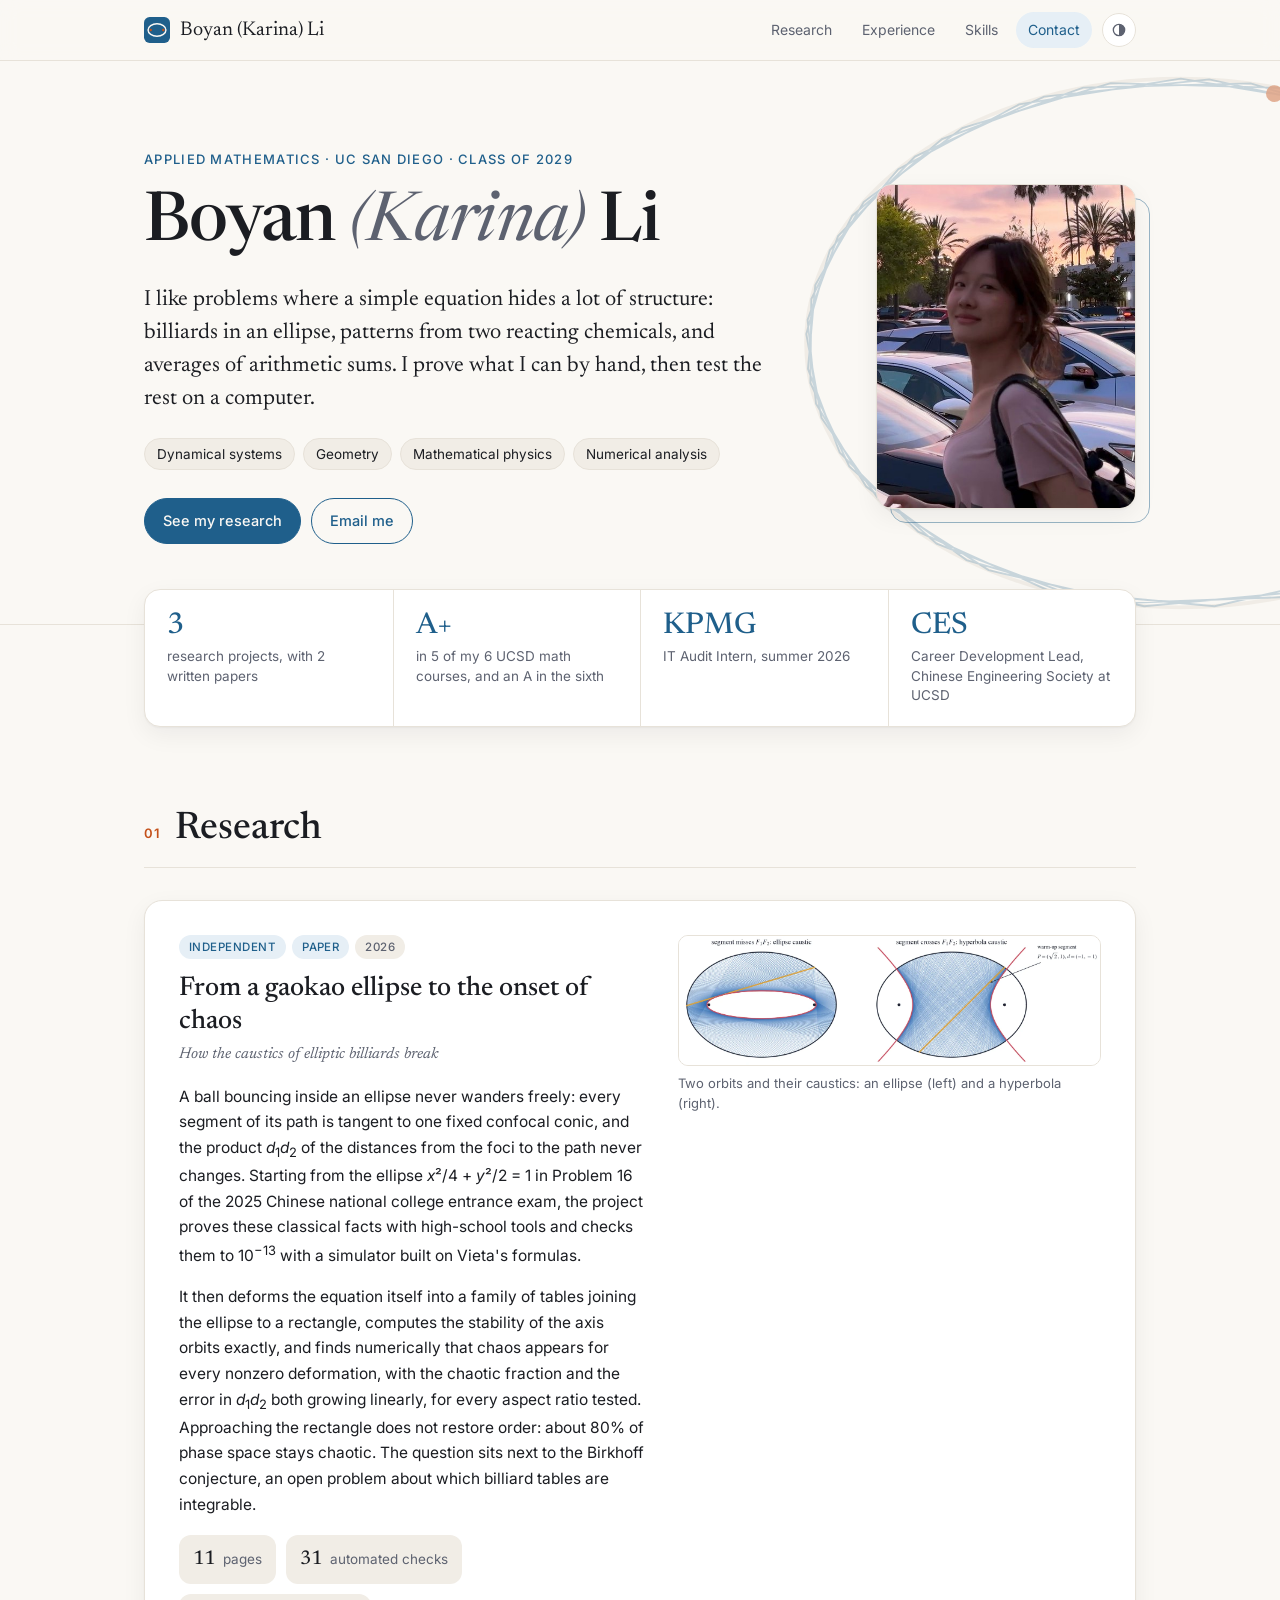
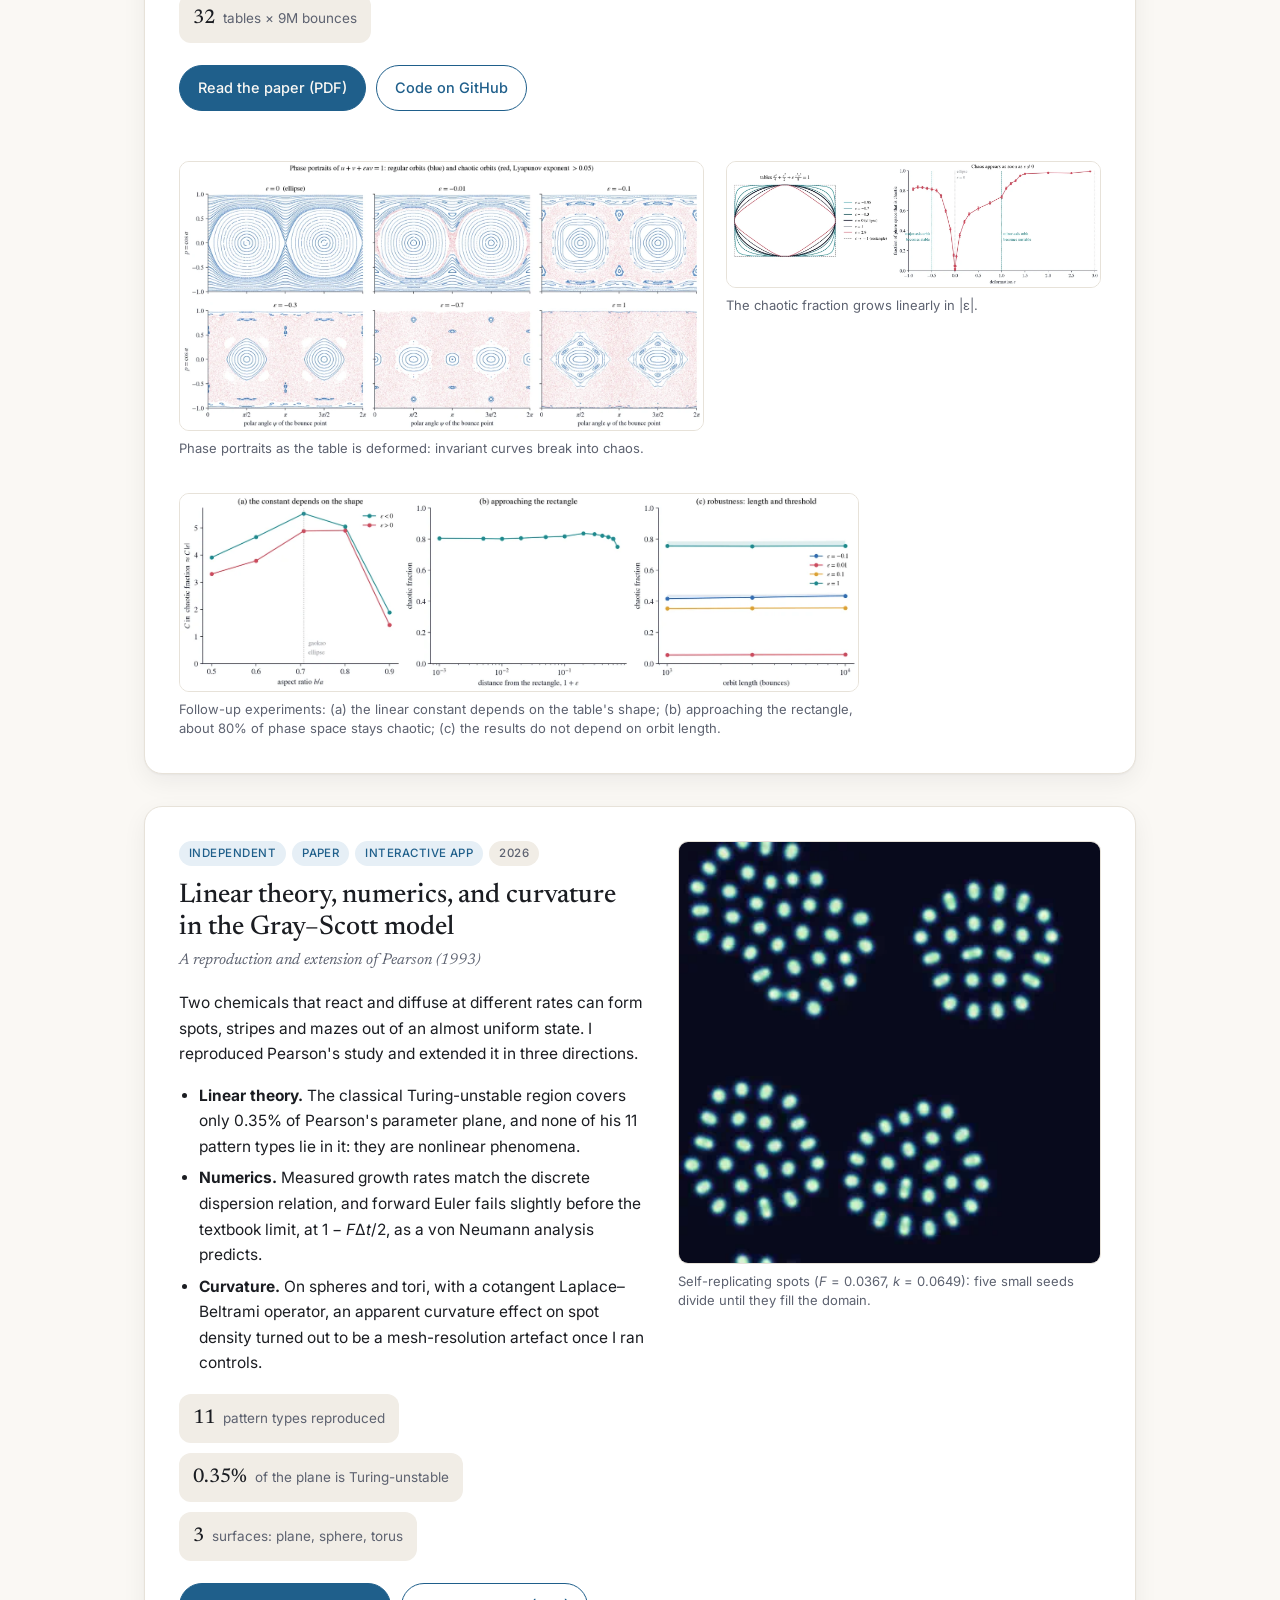
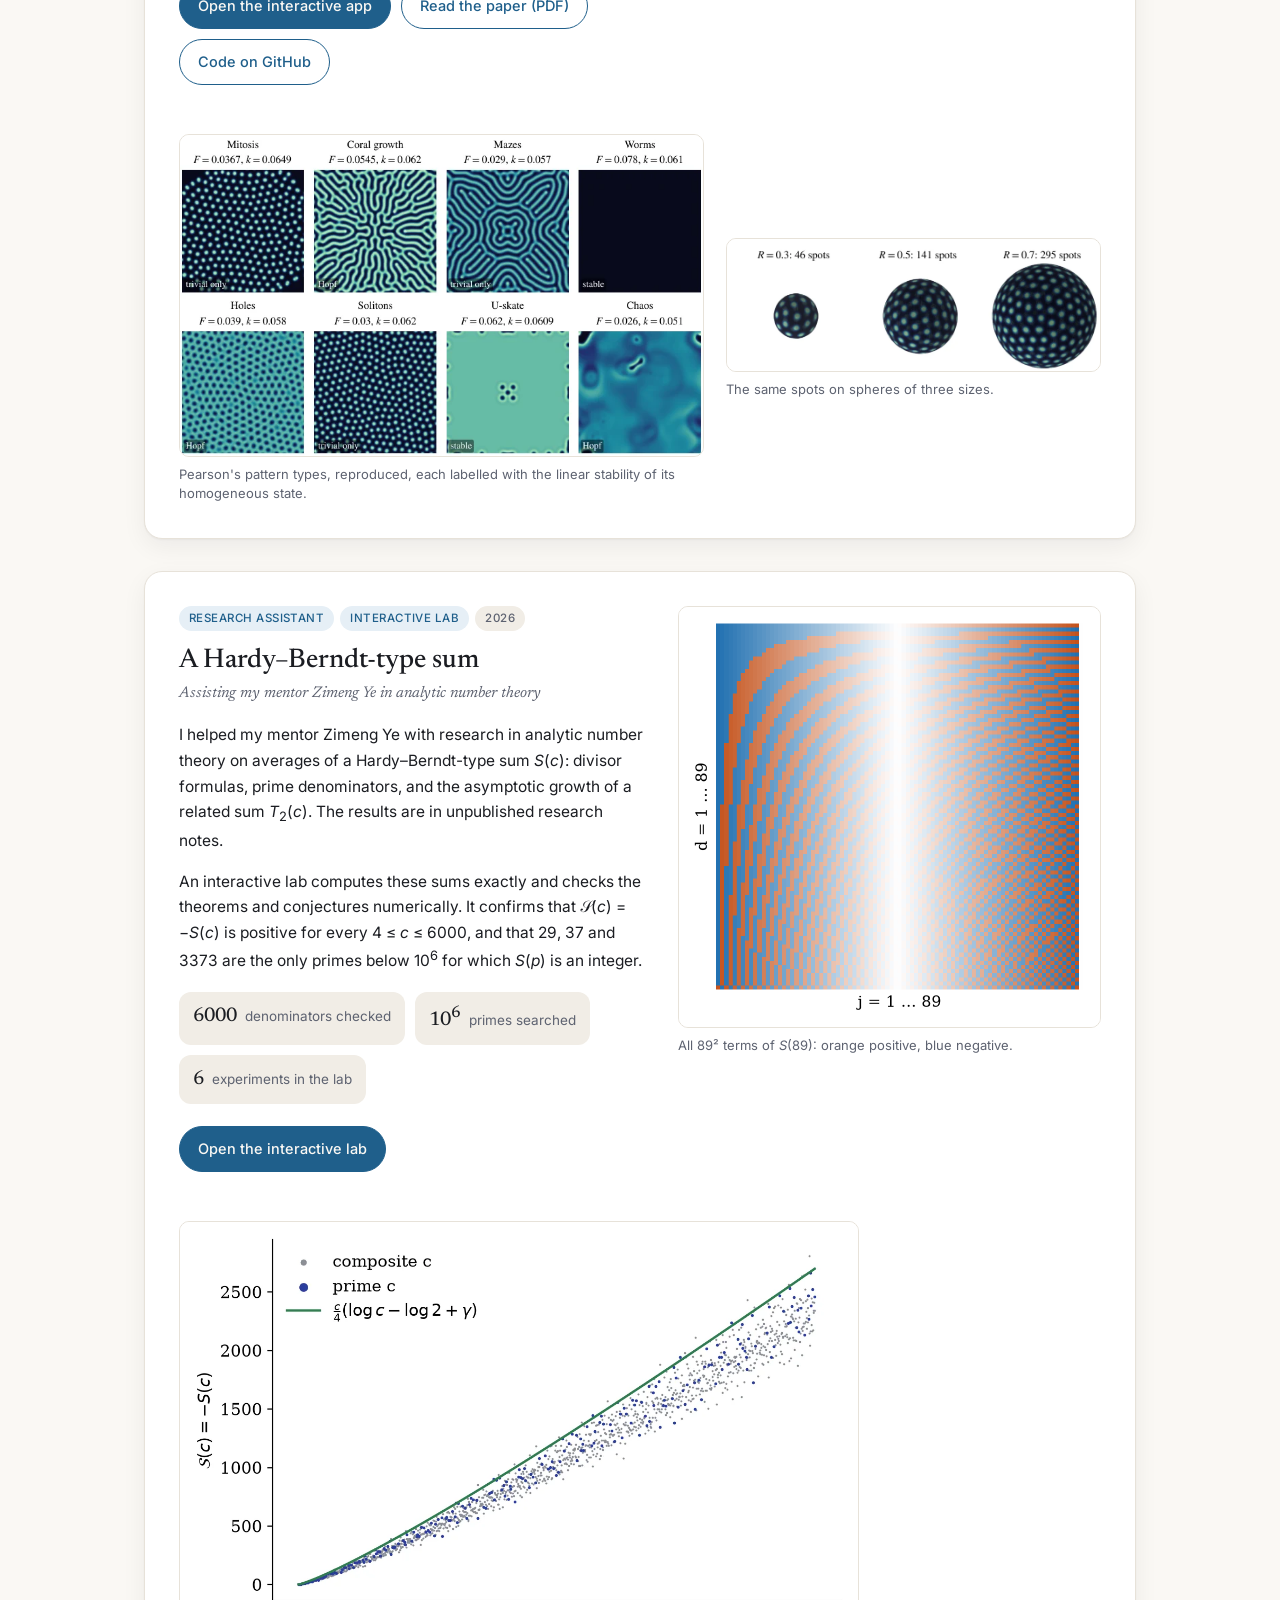
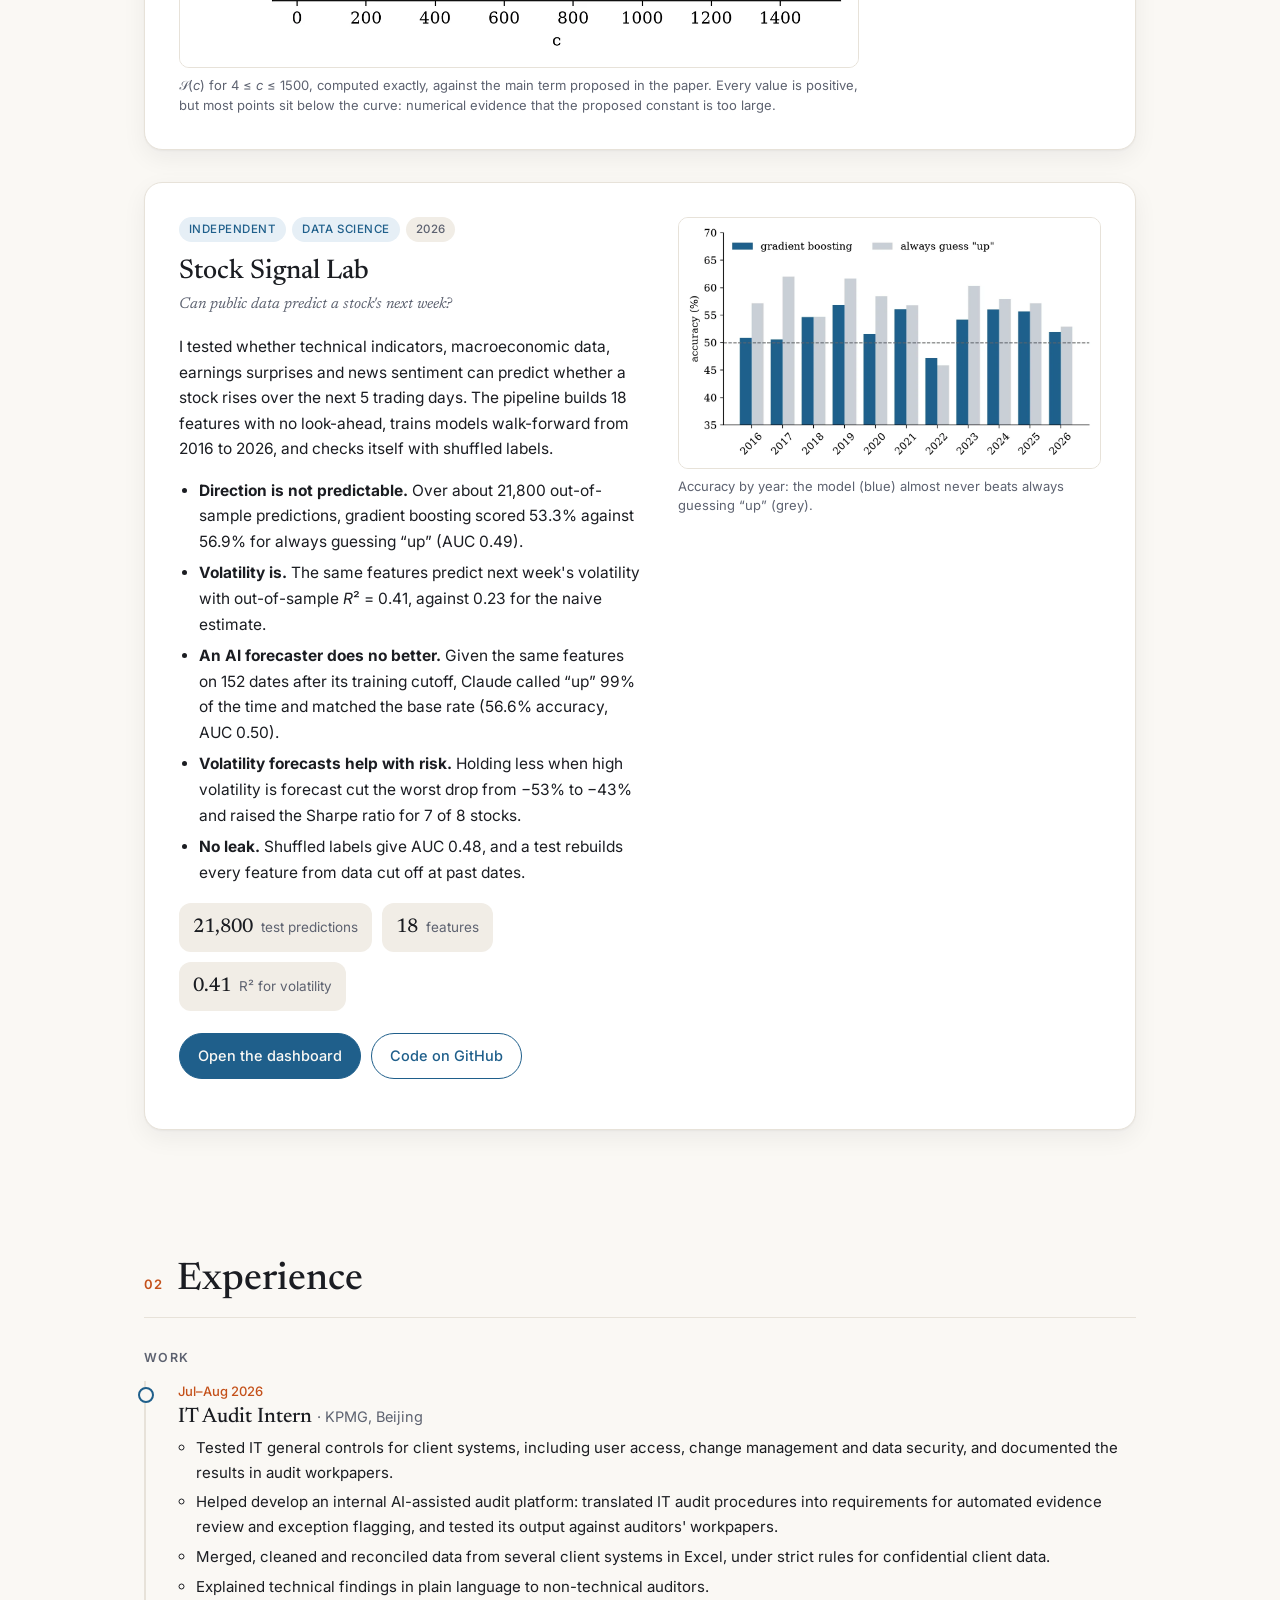
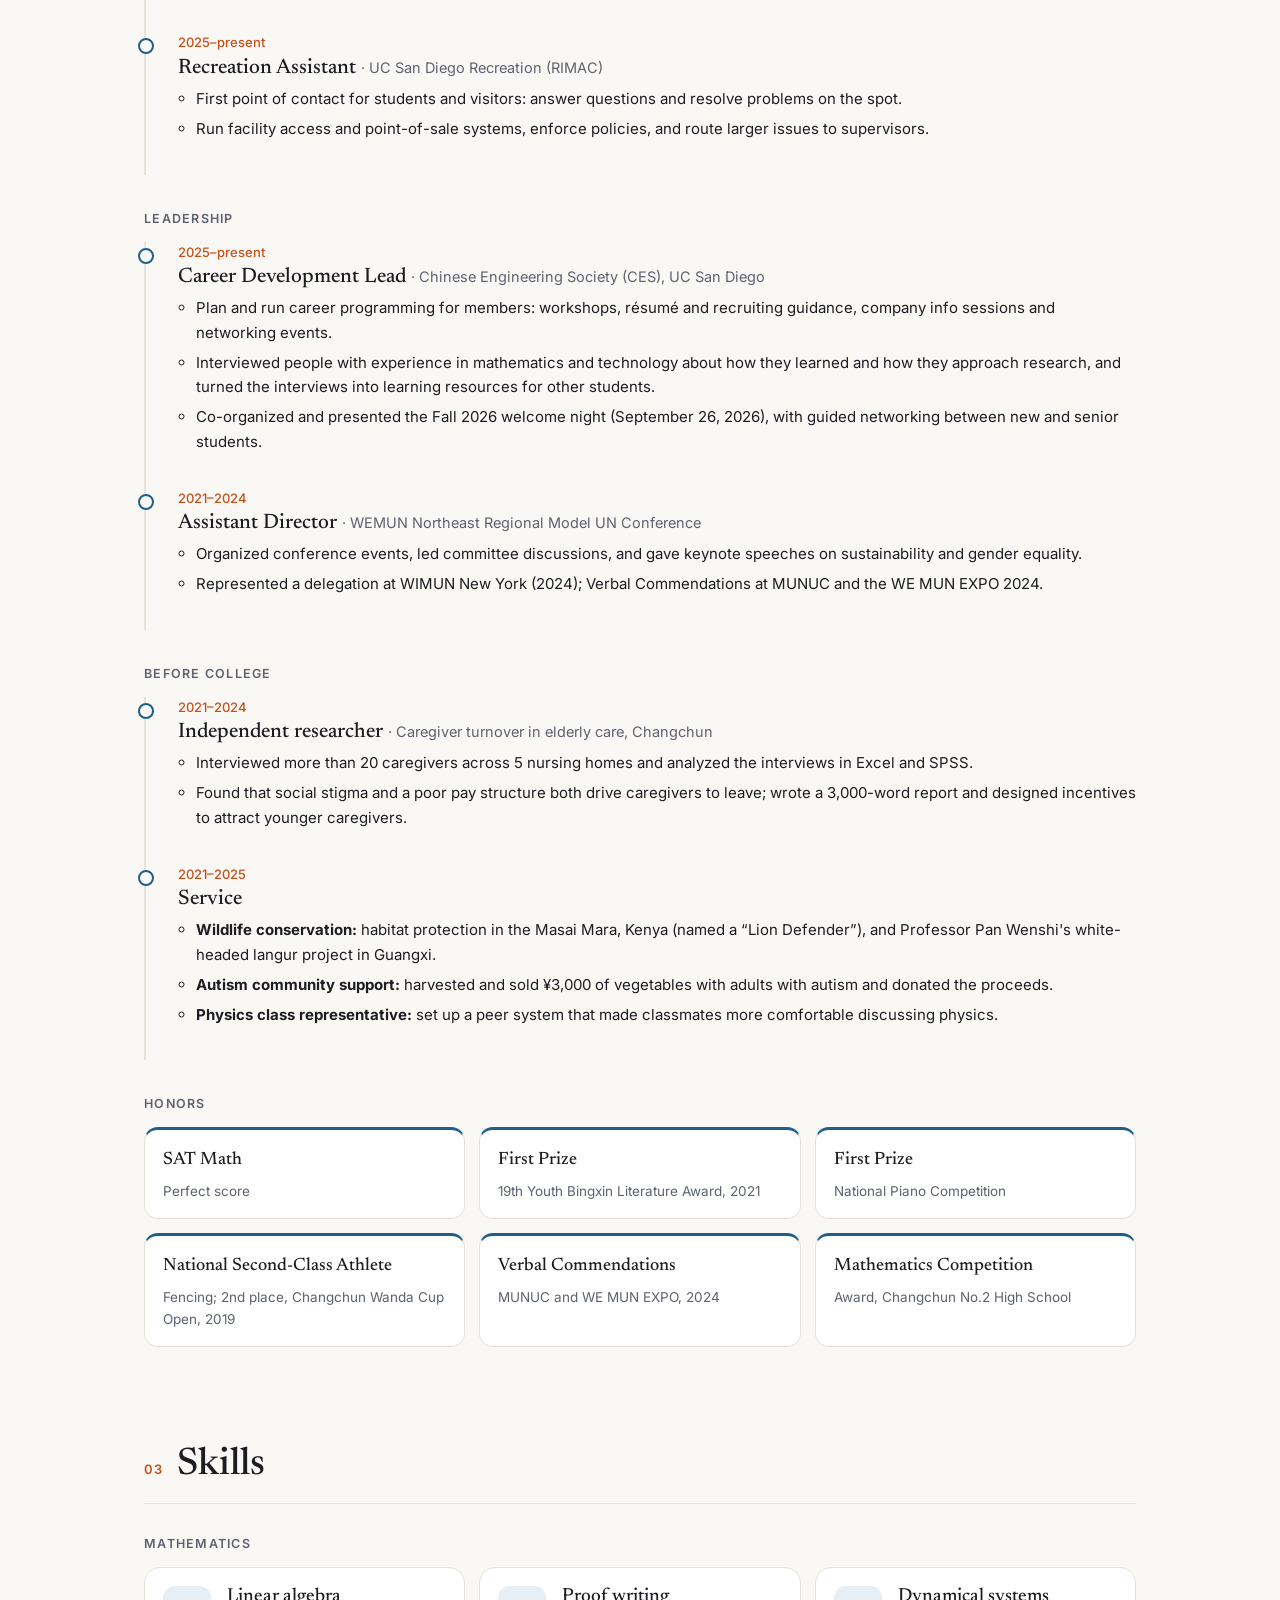
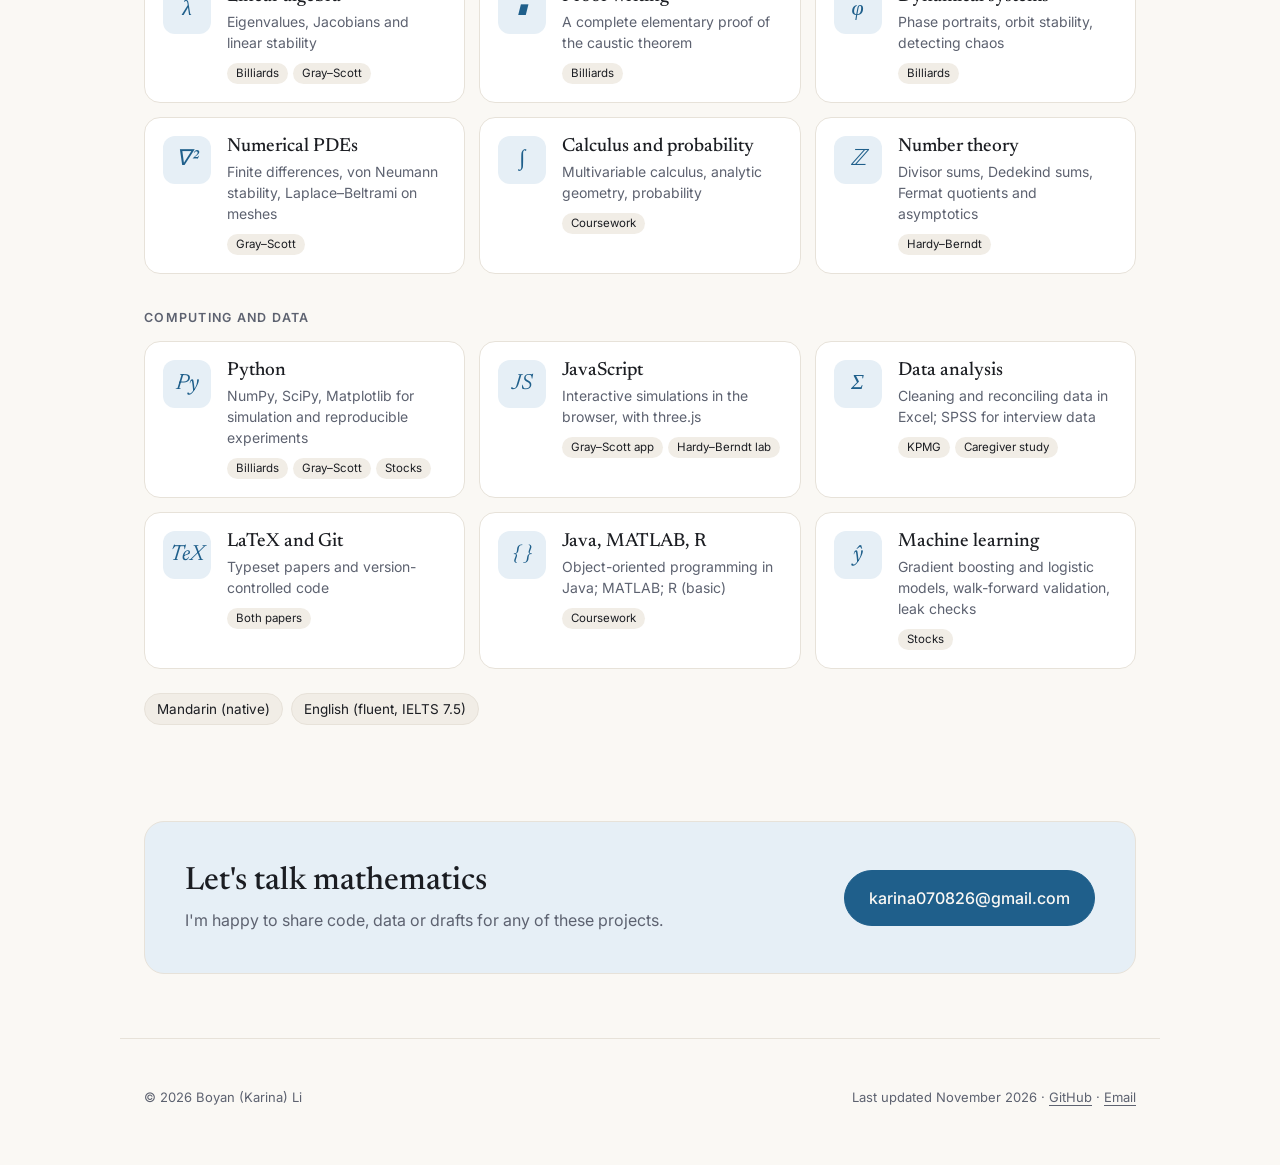
<file: index.html>
<!doctype html>
<html lang="en">
<head>
  <meta charset="utf-8">
  <meta name="viewport" content="width=device-width, initial-scale=1">
  <title>Boyan (Karina) Li</title>
  <meta name="description" content="Boyan (Karina) Li: applied mathematics student at UC San Diego. Research in dynamical systems, reaction–diffusion and number theory.">
  <meta property="og:title" content="Boyan (Karina) Li · Applied Mathematics, UC San Diego">
  <meta property="og:description" content="Research in elliptic billiards, Gray–Scott patterns and Hardy–Berndt sums, with papers and interactive tools.">
  <meta property="og:image" content="https://karinayiy.github.io/assets/img/og-card.jpg">
  <meta property="og:url" content="https://karinayiy.github.io/">
  <meta name="twitter:card" content="summary_large_image">
  <link rel="icon" href="data:image/svg+xml,%3Csvg xmlns='http://www.w3.org/2000/svg' viewBox='0 0 64 64'%3E%3Crect width='64' height='64' rx='14' fill='%231f5f8b'/%3E%3Cellipse cx='32' cy='32' rx='22' ry='15.5' fill='none' stroke='white' stroke-width='3.5'/%3E%3Ccircle cx='16.5' cy='32' r='3' fill='%23f0a070'/%3E%3Ccircle cx='47.5' cy='32' r='3' fill='%23f0a070'/%3E%3C/svg%3E">
  <link rel="preconnect" href="https://fonts.googleapis.com">
  <link rel="preconnect" href="https://fonts.gstatic.com" crossorigin>
  <link href="https://fonts.googleapis.com/css2?family=Inter:wght@400;500;600&family=Newsreader:ital,opsz,wght@0,6..72,400;0,6..72,500;0,6..72,600;1,6..72,400&display=swap" rel="stylesheet">
  <link rel="stylesheet" href="assets/site.css?v=202611171340">
  <script>try{var t=localStorage.getItem('theme');if(t==='dark'||t==='light')document.documentElement.setAttribute('data-theme',t);}catch(e){}</script>
  <script type="application/ld+json">{"@context":"https://schema.org","@type":"Person","name":"Boyan Li","alternateName":"Karina Li","url":"https://karinayiy.github.io/","affiliation":{"@type":"CollegeOrUniversity","name":"University of California, San Diego"},"knowsAbout":["Dynamical systems","Geometry","Mathematical physics","Numerical analysis"]}</script>
</head>
<body>
  <a class="skip" href="#research">Skip to research</a>
  <header class="top">
    <nav class="wrap nav" aria-label="Sections">
      <a class="brand" href="#top" aria-label="Boyan (Karina) Li, back to top"><svg class="brand-mark" viewBox="0 0 64 64" aria-hidden="true"><rect width="64" height="64" rx="14"/><ellipse cx="32" cy="32" rx="22" ry="15.5"/><circle cx="16.5" cy="32" r="3"/><circle cx="47.5" cy="32" r="3"/></svg><span>Boyan (Karina) Li</span></a>
      <div class="links">
        <a href="#research">Research</a>
        <a href="#experience">Experience</a>
        <a href="#skills">Skills</a>
        <a href="#contact">Contact</a>
        <button class="theme-btn" type="button" aria-label="Switch between light and dark mode" title="Light / dark">
          <svg viewBox="0 0 24 24" aria-hidden="true"><circle cx="12" cy="12" r="8.5" fill="none" stroke="currentColor" stroke-width="2"/><path d="M12 3.5a8.5 8.5 0 0 1 0 17z" fill="currentColor"/></svg>
        </button>
      </div>
    </nav>
  </header>

  <main id="top">
    <section class="hero">
      <svg class="hero-art" viewBox="-230 -170 460 340" aria-hidden="true">
        <ellipse cx="0" cy="0" rx="200" ry="141.4" />
        <path id="orbit" pathLength="1" d="M191.1,-41.8 L159.1,-85.7 L99.5,-122.7 L15.6,-141.0 L-72.7,-131.8 L-141.8,-99.7 L-182.9,-57.2 L-199.2,-12.4 L-194.7,32.5 L-167.9,76.8 L-114.2,116.1 L-34.3,139.3 L55.2,135.9 L129.7,107.6 L176.6,66.4 L197.6,21.7 L197.3,-23.1 L175.6,-67.8 L127.8,-108.8 L52.5,-136.5 L-37.1,-139.0 L-116.4,-115.0 L-169.2,-75.4 L-195.1,-31.0 L-199.0,13.8 L-182.0,58.6 L-140.1,100.9 L-70.1,132.5 L18.5,140.8 L101.8,121.7 L160.6,84.3 L191.7,40.4 L199.9,-4.5 L187.4,-49.3 L151.1,-92.6 L86.7,-127.4 L0.4,-141.4 L-86.1,-127.6 L-150.7,-93.0 L-187.3,-49.7 L-199.9,-4.8 L-191.8,40.0 L-160.9,84.0 L-102.4,121.5 L-19.2,140.8 L69.4,132.6 L139.6,101.3 L181.8,58.9 L199.0,14.2 L195.2,-30.7 L169.5,-75.1 L116.9,-114.7 L37.8,-138.9 L-51.8,-136.6 L-127.3,-109.1 L-175.3,-68.1 L-197.2,-23.5 L-197.7,21.4 L-176.9,66.0 L-130.2,107.3 L-55.9,135.8" />
        <circle cx="-141.4" cy="0" r="3" /><circle cx="141.4" cy="0" r="3" />
        <circle class="ball" r="4.5"><animateMotion dur="60s" repeatCount="indefinite"><mpath href="#orbit" /></animateMotion></circle>
      </svg>
      <div class="wrap hero-inner">
        <div class="hero-text">
          <p class="eyebrow">Applied Mathematics · UC San Diego · Class of 2029</p>
          <h1>Boyan <span class="nick">(Karina)</span> Li</h1>
          <p class="lede">I like problems where a simple equation hides a lot of structure: billiards in an ellipse,
            patterns from two reacting chemicals, and averages of arithmetic sums. I prove what I can by hand,
            then test the rest on a computer.</p>
          <ul class="chips" aria-label="Interests">
            <li>Dynamical systems</li><li>Geometry</li><li>Mathematical physics</li><li>Numerical analysis</li>
          </ul>
          <p class="hero-actions">
            <a class="btn" href="#research">See my research</a>
            <a class="btn ghost" href="mailto:karina070826@gmail.com">Email me</a>
          </p>
        </div>
        <figure class="portrait">
          <img src="assets/img/headshot.jpg" alt="Boyan (Karina) Li" width="480" height="600">
        </figure>
      </div>
    </section>

    <section class="wrap glance" aria-label="Highlights">
      <div><b>3</b><span>research projects, with 2 written papers</span></div>
      <div><b>A+</b><span>in 5 of my 6 UCSD math courses, and an A in the sixth</span></div>
      <div><b>KPMG</b><span>IT Audit Intern, summer 2026</span></div>
      <div><b>CES</b><span>Career Development Lead, Chinese Engineering Society at UCSD</span></div>
    </section>

    <section id="research" class="wrap block">
      <header class="sec-head"><span class="sec-num">01</span><h2>Research</h2></header>

      <article class="project reveal">
        <div class="project-text">
          <p class="tags"><span>Independent</span><span>Paper</span><span>2026</span></p>
          <h3>From a gaokao ellipse to the onset of chaos</h3>
          <p class="subtitle">How the caustics of elliptic billiards break</p>
          <p>A ball bouncing inside an ellipse never wanders freely: every segment of its path is tangent
            to one fixed confocal conic, and the product <i>d</i><sub>1</sub><i>d</i><sub>2</sub> of the
            distances from the foci to the path never changes. Starting from the ellipse
            <i>x</i>²/4 + <i>y</i>²/2 = 1 in Problem 16 of the 2025 Chinese national college entrance exam,
            the project proves these classical facts with high-school tools and checks them to 10<sup>−13</sup>
            with a simulator built on Vieta's formulas.</p>
          <p>It then deforms the equation itself into a family of tables joining the ellipse to a rectangle,
            computes the stability of the axis orbits exactly, and finds numerically that chaos appears for
            every nonzero deformation, with the chaotic fraction and the error in
            <i>d</i><sub>1</sub><i>d</i><sub>2</sub> both growing linearly, for every aspect ratio tested.
            Approaching the rectangle does not restore order: about 80% of phase space stays chaotic. The
            question sits next to the Birkhoff conjecture, an open problem about which billiard tables are integrable.</p>
          <ul class="stats">
            <li><b>11</b> pages</li><li><b>31</b> automated checks</li><li><b>32</b> tables × 9M bounces</li>
          </ul>
          <p class="actions">
            <a class="btn" href="assets/papers/elliptic-billiards.pdf">Read the paper (PDF)</a>
            <a class="btn ghost" href="https://github.com/Karinayiy/elliptic-billiard">Code on GitHub</a>
          </p>
        </div>
        <figure class="project-fig">
          <img src="assets/img/caustics.webp" alt="Two billiard orbits inside an ellipse, each tangent to a confocal caustic" loading="lazy">
          <figcaption>Two orbits and their caustics: an ellipse (left) and a hyperbola (right).</figcaption>
        </figure>
        <div class="gallery">
          <figure><img src="assets/img/deformed_phase.webp" alt="Phase portraits of deformed tables showing regular curves and chaotic regions" loading="lazy">
            <figcaption>Phase portraits as the table is deformed: invariant curves break into chaos.</figcaption></figure>
          <figure><img src="assets/img/chaos_fraction.webp" alt="Chaotic fraction against the deformation parameter" loading="lazy">
            <figcaption>The chaotic fraction grows linearly in |ε|.</figcaption></figure>
        </div>
        <figure class="wide-fig">
          <img src="assets/img/extensions.webp" alt="Three panels: the growth constant depends on the shape; chaos stays near 80% approaching the rectangle; results are robust to orbit length" loading="lazy">
          <figcaption>Follow-up experiments: (a) the linear constant depends on the table's shape; (b) approaching the rectangle, about 80% of phase space stays chaotic; (c) the results do not depend on orbit length.</figcaption>
        </figure>
      </article>

      <article class="project reveal">
        <div class="project-text">
          <p class="tags"><span>Independent</span><span>Paper</span><span>Interactive app</span><span>2026</span></p>
          <h3>Linear theory, numerics, and curvature in the Gray–Scott model</h3>
          <p class="subtitle">A reproduction and extension of Pearson (1993)</p>
          <p>Two chemicals that react and diffuse at different rates can form spots, stripes and mazes out of
            an almost uniform state. I reproduced Pearson's study and extended it in three directions.</p>
          <ul>
            <li><b>Linear theory.</b> The classical Turing-unstable region covers only 0.35% of Pearson's
              parameter plane, and none of his 11 pattern types lie in it: they are nonlinear phenomena.</li>
            <li><b>Numerics.</b> Measured growth rates match the discrete dispersion relation, and forward Euler
              fails slightly before the textbook limit, at 1 − <i>F</i>Δ<i>t</i>/2, as a von Neumann analysis predicts.</li>
            <li><b>Curvature.</b> On spheres and tori, with a cotangent Laplace–Beltrami operator, an apparent
              curvature effect on spot density turned out to be a mesh-resolution artefact once I ran controls.</li>
          </ul>
          <ul class="stats">
            <li><b>11</b> pattern types reproduced</li><li><b>0.35%</b> of the plane is Turing-unstable</li><li><b>3</b> surfaces: plane, sphere, torus</li>
          </ul>
          <p class="actions">
            <a class="btn" href="gray-scott/">Open the interactive app</a>
            <a class="btn ghost" href="assets/papers/gray-scott.pdf">Read the paper (PDF)</a>
            <a class="btn ghost" href="https://github.com/Karinayiy/gray-scott-explorer">Code on GitHub</a>
          </p>
        </div>
        <figure class="project-fig">
          <img src="assets/img/gs-mitosis.webp" alt="Animation: a few seeded spots divide again and again until they fill the square" loading="lazy">
          <figcaption>Self-replicating spots (<i>F</i> = 0.0367, <i>k</i> = 0.0649): five small seeds divide until they fill the domain.</figcaption>
        </figure>
        <div class="gallery center">
          <figure><img src="assets/img/gs-gallery.webp" alt="Eight Gray–Scott patterns: spots, coral, mazes, holes, solitons and chaos" loading="lazy">
            <figcaption>Pearson's pattern types, reproduced, each labelled with the linear stability of its homogeneous state.</figcaption></figure>
          <figure><img src="assets/img/gs-spheres.webp" alt="Spot patterns on three spheres of radius 0.3, 0.5 and 0.7, with 46, 141 and 295 spots" loading="lazy">
            <figcaption>The same spots on spheres of three sizes.</figcaption></figure>
        </div>
      </article>

      <article class="project reveal">
        <div class="project-text">
          <p class="tags"><span>Research assistant</span><span>Interactive lab</span><span>2026</span></p>
          <h3>A Hardy–Berndt-type sum</h3>
          <p class="subtitle">Assisting my mentor Zimeng Ye in analytic number theory</p>
          <p>I helped my mentor Zimeng Ye with research in analytic number theory on averages of a Hardy–Berndt-type sum
            <i>S</i>(<i>c</i>): divisor formulas, prime denominators, and the asymptotic growth of a related sum
            <i>T</i><sub>2</sub>(<i>c</i>). The results are in unpublished research notes.</p>
          <p>An interactive lab computes these sums exactly and checks the theorems and conjectures numerically.
            It confirms that 𝒮(<i>c</i>) = −<i>S</i>(<i>c</i>) is positive for every 4 ≤ <i>c</i> ≤ 6000,
            and that 29, 37 and 3373 are the only primes below 10<sup>6</sup> for which <i>S</i>(<i>p</i>) is an integer.</p>
          <ul class="stats">
            <li><b>6000</b> denominators checked</li><li><b>10<sup>6</sup></b> primes searched</li><li><b>6</b> experiments in the lab</li>
          </ul>
          <p class="actions">
            <a class="btn" href="hardy-berndt/">Open the interactive lab</a>
          </p>
        </div>
        <figure class="project-fig">
          <img src="assets/img/hb-signs.png" alt="Square grid of orange and blue cells forming curved bands: the signed summands of S(89)" loading="lazy">
          <figcaption>All 89² terms of <i>S</i>(89): orange positive, blue negative.</figcaption>
        </figure>
        <figure class="wide-fig">
          <img src="assets/img/hb-growth.webp" alt="Scatter plot of S(c) for c up to 1500, rising like c log c and lying mostly below the proposed main term" loading="lazy">
          <figcaption>𝒮(<i>c</i>) for 4 ≤ <i>c</i> ≤ 1500, computed exactly, against the main term proposed in the paper. Every value is positive, but most points sit below the curve: numerical evidence that the proposed constant is too large.</figcaption>
        </figure>
      </article>

      <article class="project reveal">
        <div class="project-text">
          <p class="tags"><span>Independent</span><span>Data science</span><span>2026</span></p>
          <h3>Stock Signal Lab</h3>
          <p class="subtitle">Can public data predict a stock's next week?</p>
          <p>I tested whether technical indicators, macroeconomic data, earnings surprises and news sentiment can
            predict whether a stock rises over the next 5 trading days. The pipeline builds 18 features with no
            look-ahead, trains models walk-forward from 2016 to 2026, and checks itself with shuffled labels.</p>
          <ul>
            <li><b>Direction is not predictable.</b> Over about 21,800 out-of-sample predictions, gradient boosting
              scored 53.3% against 56.9% for always guessing &ldquo;up&rdquo; (AUC 0.49).</li>
            <li><b>Volatility is.</b> The same features predict next week's volatility with out-of-sample
              <i>R</i>² = 0.41, against 0.23 for the naive estimate.</li>
            <li><b>An AI forecaster does no better.</b> Given the same features on 152 dates after its training cutoff,
              Claude called &ldquo;up&rdquo; 99% of the time and matched the base rate (56.6% accuracy, AUC 0.50).</li>
            <li><b>Volatility forecasts help with risk.</b> Holding less when high volatility is forecast cut the worst drop
              from −53% to −43% and raised the Sharpe ratio for 7 of 8 stocks.</li>
            <li><b>No leak.</b> Shuffled labels give AUC 0.48, and a test rebuilds every feature from data cut off at past dates.</li>
          </ul>
          <ul class="stats">
            <li><b>21,800</b> test predictions</li><li><b>18</b> features</li><li><b>0.41</b> R² for volatility</li>
          </ul>
          <p class="actions">
            <a class="btn" href="stock-signal-lab/">Open the dashboard</a>
            <a class="btn ghost" href="https://github.com/Karinayiy/stock-signal-lab">Code on GitHub</a>
          </p>
        </div>
        <figure class="project-fig">
          <img src="assets/img/stock-accuracy.webp" alt="Bar chart: the model's accuracy by year never beats always guessing up" loading="lazy">
          <figcaption>Accuracy by year: the model (blue) almost never beats always guessing &ldquo;up&rdquo; (grey).</figcaption>
        </figure>
      </article>
    </section>

    <section id="experience" class="wrap block">
      <header class="sec-head"><span class="sec-num">02</span><h2>Experience</h2></header>

      <h4 class="group">Work</h4>
      <ol class="timeline">
        <li class="reveal">
          <span class="when">Jul–Aug 2026</span>
          <h4>IT Audit Intern <span class="org">· KPMG, Beijing</span></h4>
          <ul>
            <li>Tested IT general controls for client systems, including user access, change management and data security, and documented the results in audit workpapers.</li>
            <li>Helped develop an internal AI-assisted audit platform: translated IT audit procedures into requirements for automated evidence review and exception flagging, and tested its output against auditors' workpapers.</li>
            <li>Merged, cleaned and reconciled data from several client systems in Excel, under strict rules for confidential client data.</li>
            <li>Explained technical findings in plain language to non-technical auditors.</li>
          </ul>
        </li>
        <li class="reveal">
          <span class="when">2025–present</span>
          <h4>Recreation Assistant <span class="org">· UC San Diego Recreation (RIMAC)</span></h4>
          <ul>
            <li>First point of contact for students and visitors: answer questions and resolve problems on the spot.</li>
            <li>Run facility access and point-of-sale systems, enforce policies, and route larger issues to supervisors.</li>
          </ul>
        </li>
      </ol>

      <h4 class="group">Leadership</h4>
      <ol class="timeline">
        <li class="reveal">
          <span class="when">2025–present</span>
          <h4>Career Development Lead <span class="org">· Chinese Engineering Society (CES), UC San Diego</span></h4>
          <ul>
            <li>Plan and run career programming for members: workshops, résumé and recruiting guidance, company info sessions and networking events.</li>
            <li>Interviewed people with experience in mathematics and technology about how they learned and how they approach research, and turned the interviews into learning resources for other students.</li>
            <li>Co-organized and presented the Fall 2026 welcome night (September 26, 2026), with guided networking between new and senior students.</li>
          </ul>
        </li>
        <li class="reveal">
          <span class="when">2021–2024</span>
          <h4>Assistant Director <span class="org">· WEMUN Northeast Regional Model UN Conference</span></h4>
          <ul>
            <li>Organized conference events, led committee discussions, and gave keynote speeches on sustainability and gender equality.</li>
            <li>Represented a delegation at WIMUN New York (2024); Verbal Commendations at MUNUC and the WE MUN EXPO 2024.</li>
          </ul>
        </li>
      </ol>

      <h4 class="group">Before college</h4>
      <ol class="timeline">
        <li class="reveal">
          <span class="when">2021–2024</span>
          <h4>Independent researcher <span class="org">· Caregiver turnover in elderly care, Changchun</span></h4>
          <ul>
            <li>Interviewed more than 20 caregivers across 5 nursing homes and analyzed the interviews in Excel and SPSS.</li>
            <li>Found that social stigma and a poor pay structure both drive caregivers to leave; wrote a 3,000-word report and designed incentives to attract younger caregivers.</li>
          </ul>
        </li>
        <li class="reveal">
          <span class="when">2021–2025</span>
          <h4>Service</h4>
          <ul>
            <li><b>Wildlife conservation:</b> habitat protection in the Masai Mara, Kenya (named a &ldquo;Lion Defender&rdquo;), and Professor Pan Wenshi's white-headed langur project in Guangxi.</li>
            <li><b>Autism community support:</b> harvested and sold ¥3,000 of vegetables with adults with autism and donated the proceeds.</li>
            <li><b>Physics class representative:</b> set up a peer system that made classmates more comfortable discussing physics.</li>
          </ul>
        </li>
      </ol>

      <h4 class="group">Honors</h4>
      <div class="honors reveal">
        <div><b>SAT Math</b><span>Perfect score</span></div>
        <div><b>First Prize</b><span>19th Youth Bingxin Literature Award, 2021</span></div>
        <div><b>First Prize</b><span>National Piano Competition</span></div>
        <div><b>National Second-Class Athlete</b><span>Fencing; 2nd place, Changchun Wanda Cup Open, 2019</span></div>
        <div><b>Verbal Commendations</b><span>MUNUC and WE MUN EXPO, 2024</span></div>
        <div><b>Mathematics Competition</b><span>Award, Changchun No.2 High School</span></div>
      </div>
    </section>

    <section id="skills" class="wrap block">
      <header class="sec-head"><span class="sec-num">03</span><h2>Skills</h2></header>
      <h4 class="group">Mathematics</h4>
      <div class="skill-grid reveal">
        <div class="skill"><span class="glyph">λ</span><div><h4>Linear algebra</h4><p>Eigenvalues, Jacobians and linear stability</p><p class="used"><span>Billiards</span><span>Gray–Scott</span></p></div></div>
        <div class="skill"><span class="glyph">∎</span><div><h4>Proof writing</h4><p>A complete elementary proof of the caustic theorem</p><p class="used"><span>Billiards</span></p></div></div>
        <div class="skill"><span class="glyph">φ</span><div><h4>Dynamical systems</h4><p>Phase portraits, orbit stability, detecting chaos</p><p class="used"><span>Billiards</span></p></div></div>
        <div class="skill"><span class="glyph">∇²</span><div><h4>Numerical PDEs</h4><p>Finite differences, von Neumann stability, Laplace–Beltrami on meshes</p><p class="used"><span>Gray–Scott</span></p></div></div>
        <div class="skill"><span class="glyph">∫</span><div><h4>Calculus and probability</h4><p>Multivariable calculus, analytic geometry, probability</p><p class="used"><span>Coursework</span></p></div></div>
        <div class="skill"><span class="glyph">ℤ</span><div><h4>Number theory</h4><p>Divisor sums, Dedekind sums, Fermat quotients and asymptotics</p><p class="used"><span>Hardy–Berndt</span></p></div></div>
      </div>
      <h4 class="group">Computing and data</h4>
      <div class="skill-grid reveal">
        <div class="skill"><span class="glyph">Py</span><div><h4>Python</h4><p>NumPy, SciPy, Matplotlib for simulation and reproducible experiments</p><p class="used"><span>Billiards</span><span>Gray–Scott</span><span>Stocks</span></p></div></div>
        <div class="skill"><span class="glyph">JS</span><div><h4>JavaScript</h4><p>Interactive simulations in the browser, with three.js</p><p class="used"><span>Gray–Scott app</span><span>Hardy–Berndt lab</span></p></div></div>
        <div class="skill"><span class="glyph">Σ</span><div><h4>Data analysis</h4><p>Cleaning and reconciling data in Excel; SPSS for interview data</p><p class="used"><span>KPMG</span><span>Caregiver study</span></p></div></div>
        <div class="skill"><span class="glyph">TeX</span><div><h4>LaTeX and Git</h4><p>Typeset papers and version-controlled code</p><p class="used"><span>Both papers</span></p></div></div>
        <div class="skill"><span class="glyph">{ }</span><div><h4>Java, MATLAB, R</h4><p>Object-oriented programming in Java; MATLAB; R (basic)</p><p class="used"><span>Coursework</span></p></div></div>
        <div class="skill"><span class="glyph">ŷ</span><div><h4>Machine learning</h4><p>Gradient boosting and logistic models, walk-forward validation, leak checks</p><p class="used"><span>Stocks</span></p></div></div>
      </div>
      <ul class="chips langs" aria-label="Languages"><li>Mandarin (native)</li><li>English (fluent, IELTS 7.5)</li></ul>
    </section>

    <section id="contact" class="wrap block">
      <div class="contact reveal">
        <div>
          <h2>Let's talk mathematics</h2>
          <p>I'm happy to share code, data or drafts for any of these projects.</p>
        </div>
        <a class="btn big" href="mailto:karina070826@gmail.com">karina070826@gmail.com</a>
      </div>
    </section>
  </main>

  <footer class="wrap foot">
    <span>© 2026 Boyan (Karina) Li</span>
    <span>Last updated November 2026 · <a href="https://github.com/Karinayiy">GitHub</a> · <a href="mailto:karina070826@gmail.com">Email</a></span>
  </footer>
  <div class="lightbox" hidden><figure><img alt=""><figcaption></figcaption></figure><button type="button" class="lb-close" aria-label="Close">×</button></div>

  <script>
    (function () {
      var root = document.documentElement;
      document.querySelector('.theme-btn').addEventListener('click', function () {
        var cur = root.getAttribute('data-theme') || (matchMedia('(prefers-color-scheme: dark)').matches ? 'dark' : 'light');
        var next = cur === 'dark' ? 'light' : 'dark';
        root.setAttribute('data-theme', next);
        try { localStorage.setItem('theme', next); } catch (e) {}
      });
      var lb = document.querySelector('.lightbox'), lbImg = lb.querySelector('img'), lbCap = lb.querySelector('figcaption');
      function closeLb() { lb.hidden = true; document.body.style.overflow = ''; }
      document.querySelectorAll('main figure img').forEach(function (img) {
        if (img.closest('.portrait')) return;
        img.classList.add('zoomable');
        img.addEventListener('click', function () {
          lbImg.src = img.currentSrc || img.src; lbImg.alt = img.alt;
          var cap = img.closest('figure').querySelector('figcaption'); lbCap.innerHTML = cap ? cap.innerHTML : '';
          lb.hidden = false; document.body.style.overflow = 'hidden';
        });
      });
      lb.addEventListener('click', function (e) { if (e.target !== lbImg) closeLb(); });
      document.addEventListener('keydown', function (e) { if (e.key === 'Escape' && !lb.hidden) closeLb(); });
      if (matchMedia('(prefers-reduced-motion: reduce)').matches) { var b = document.querySelector('.hero-art .ball'); if (b) b.remove(); }
    })();
    (function () {
      var reduce = window.matchMedia && matchMedia('(prefers-reduced-motion: reduce)').matches;
      if (!('IntersectionObserver' in window) || reduce) return;
      document.documentElement.classList.add('js-reveal');
      var io = new IntersectionObserver(function (entries) {
        entries.forEach(function (e) { if (e.isIntersecting) { e.target.classList.add('in'); io.unobserve(e.target); } });
      }, { rootMargin: '0px 0px -8% 0px' });
      document.querySelectorAll('.reveal').forEach(function (el) { io.observe(el); });
      var links = {};
      document.querySelectorAll('.links a').forEach(function (a) { links[a.getAttribute('href').slice(1)] = a; });
      function atBottom() { return innerHeight + scrollY >= document.body.scrollHeight - 4; }
      function mark(a) { Object.values(links).forEach(function (x) { x.classList.remove('on'); }); a.classList.add('on'); }
      var spy = new IntersectionObserver(function (entries) {
        if (atBottom() && links.contact) { mark(links.contact); return; }
        entries.forEach(function (e) {
          var a = links[e.target.id];
          if (a && e.isIntersecting) { Object.values(links).forEach(function (x) { x.classList.remove('on'); }); a.classList.add('on'); }
        });
      }, { rootMargin: '-45% 0px -50% 0px' });
      Object.keys(links).forEach(function (id) { var s = document.getElementById(id); if (s) spy.observe(s); });
      window.addEventListener('scroll', function () { if (atBottom() && links.contact) mark(links.contact); }, { passive: true });
    })();
  </script>
</body>
</html>
</file>
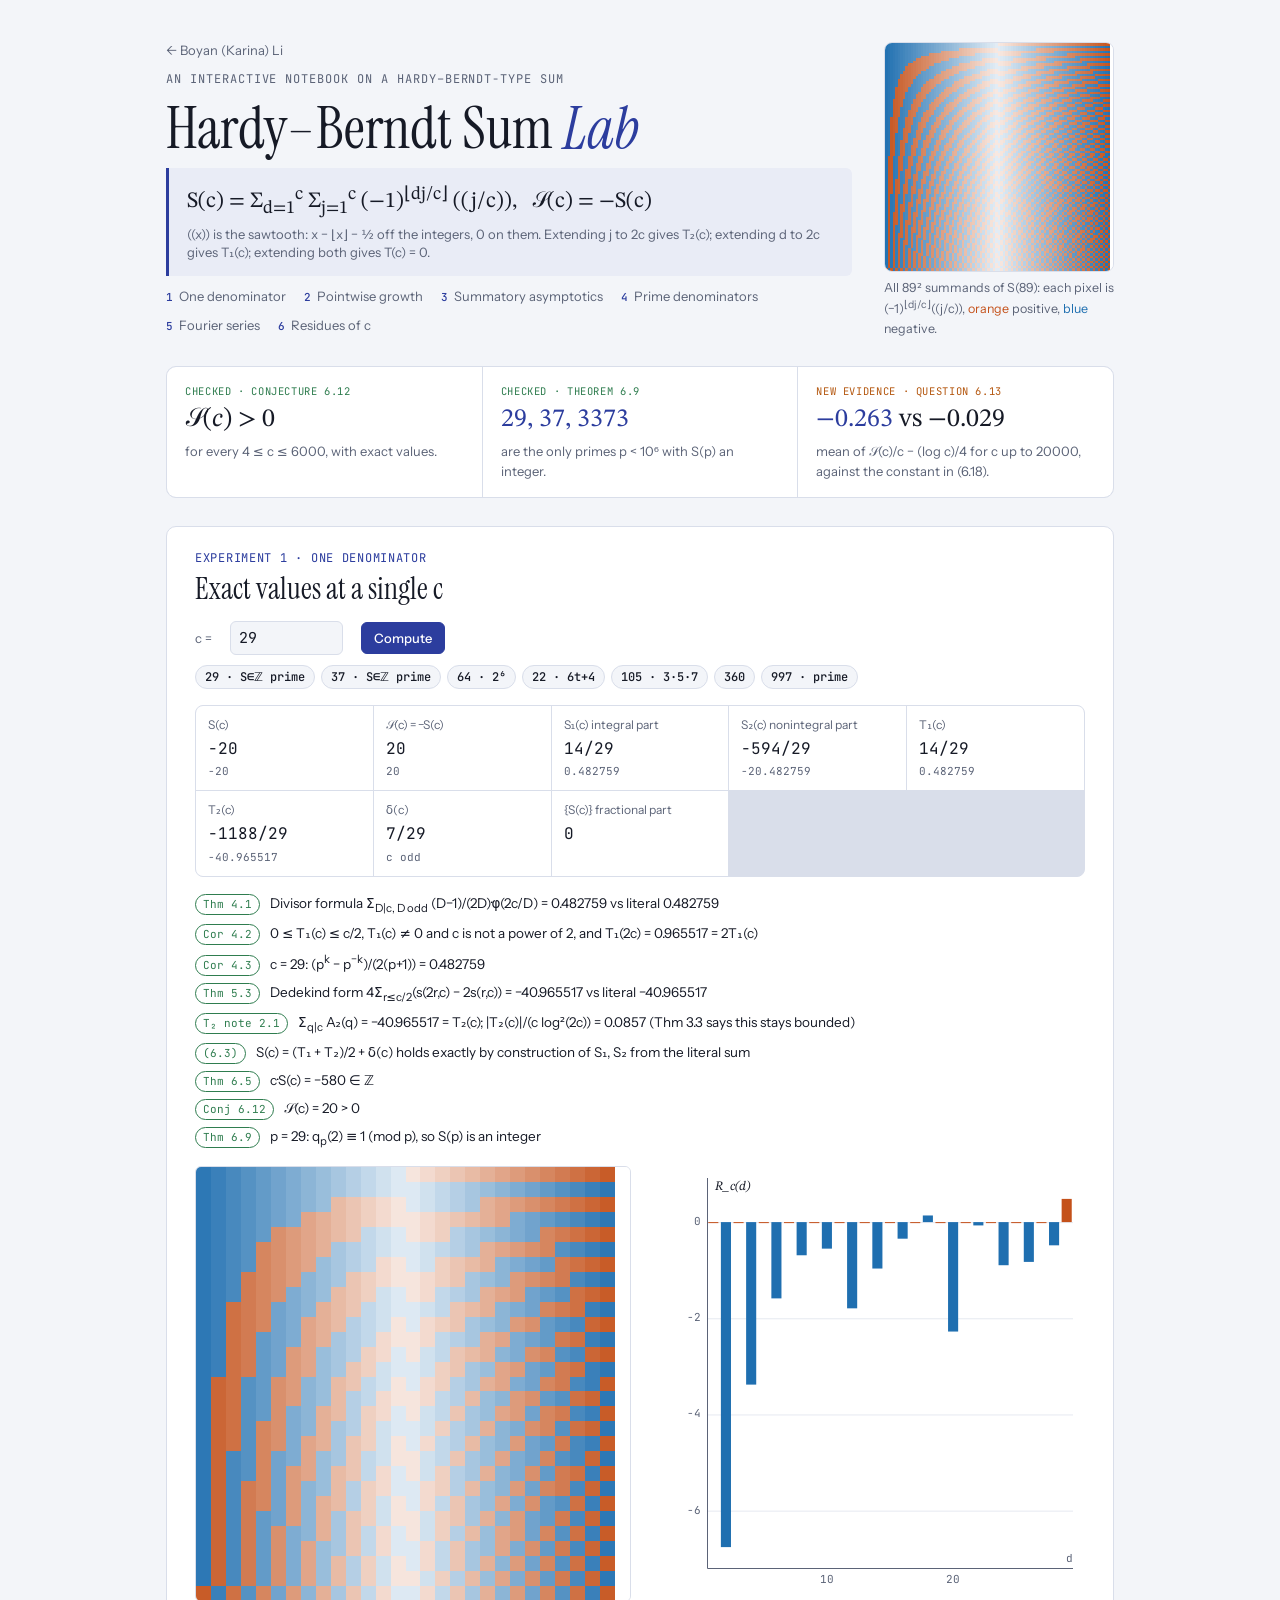
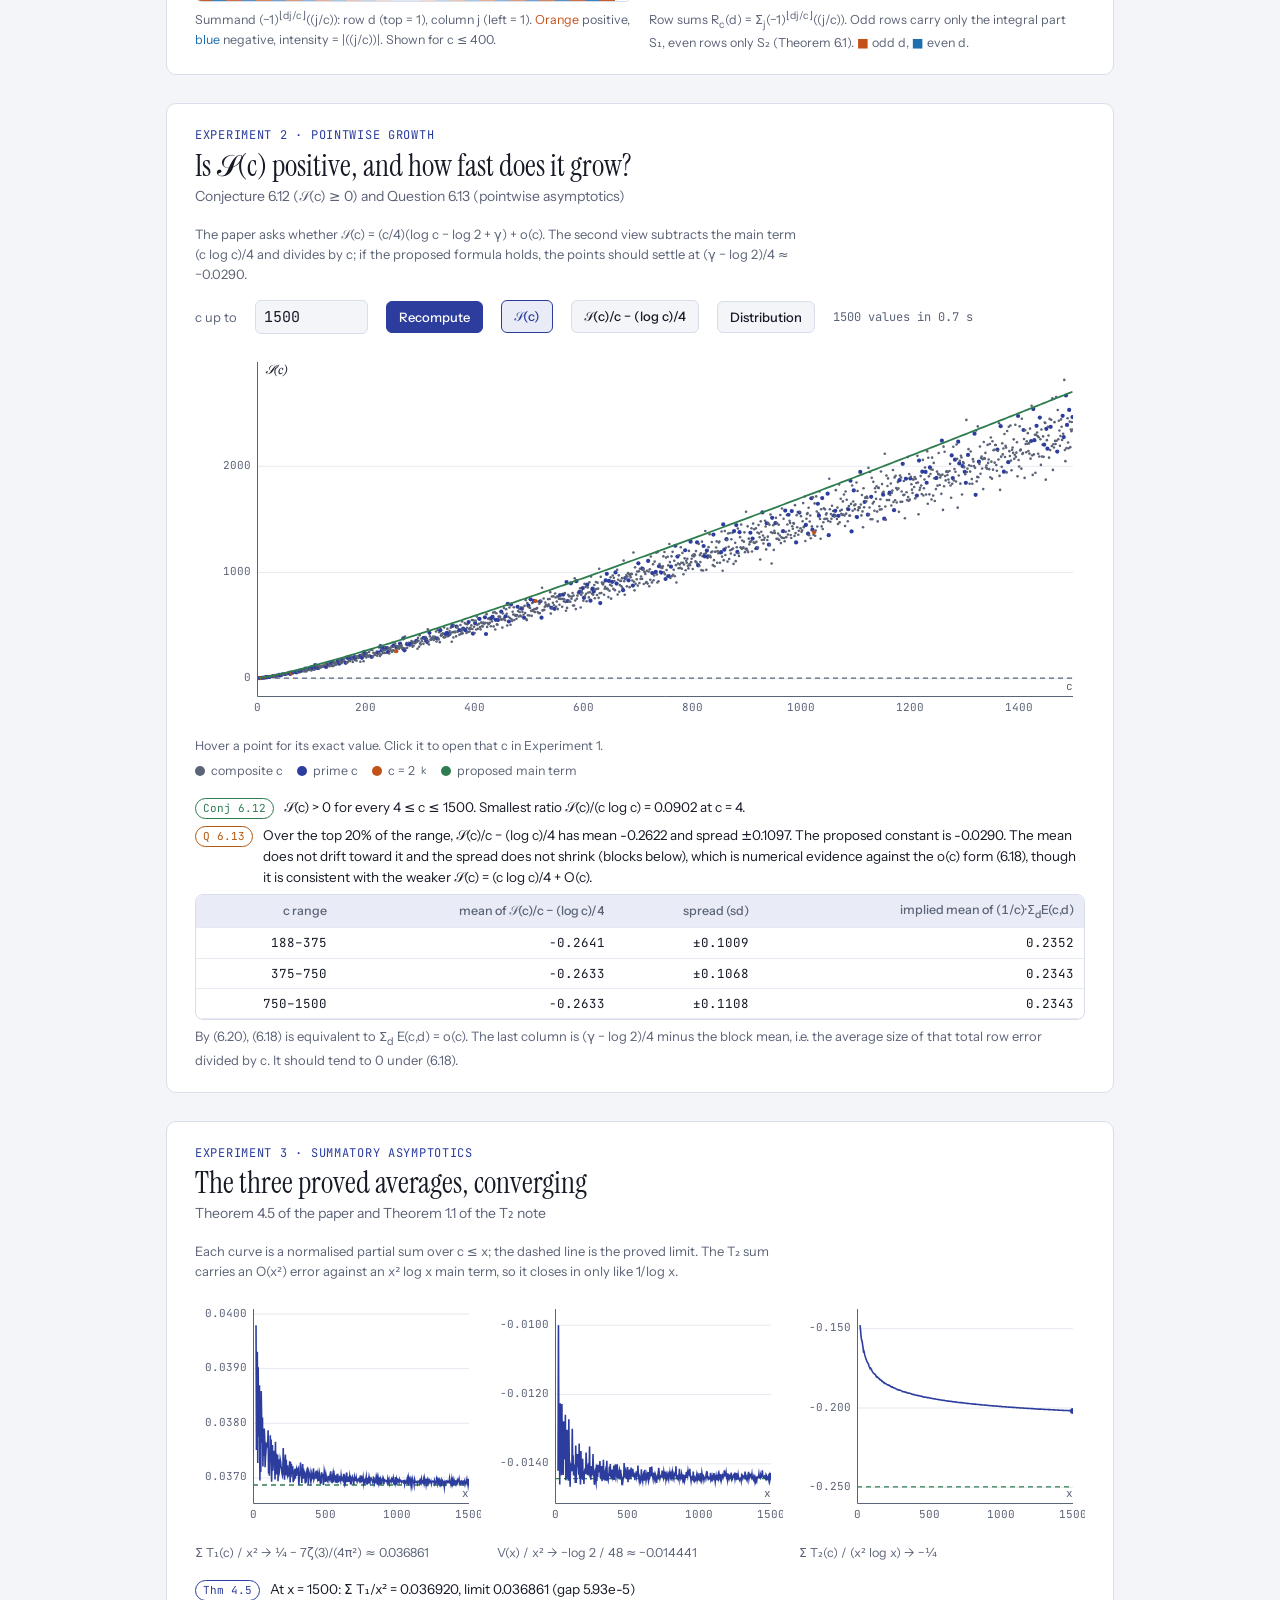
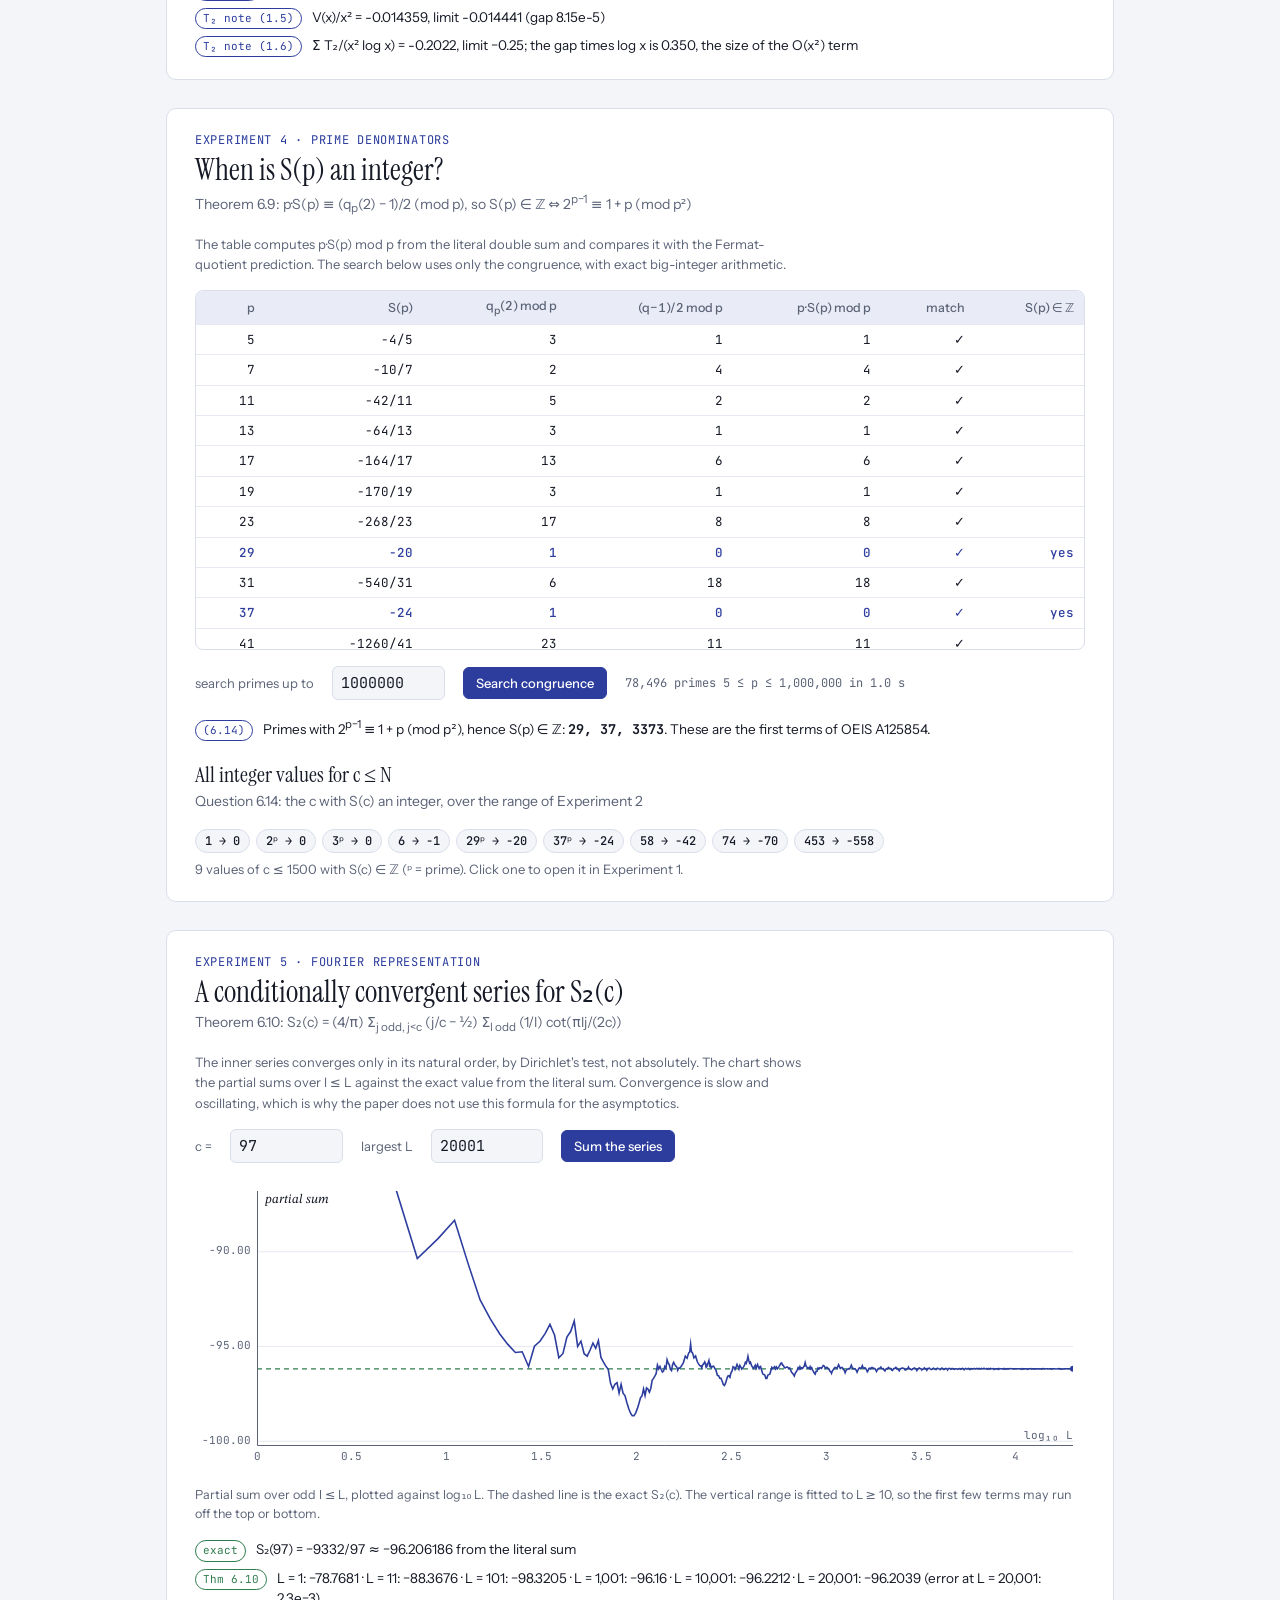
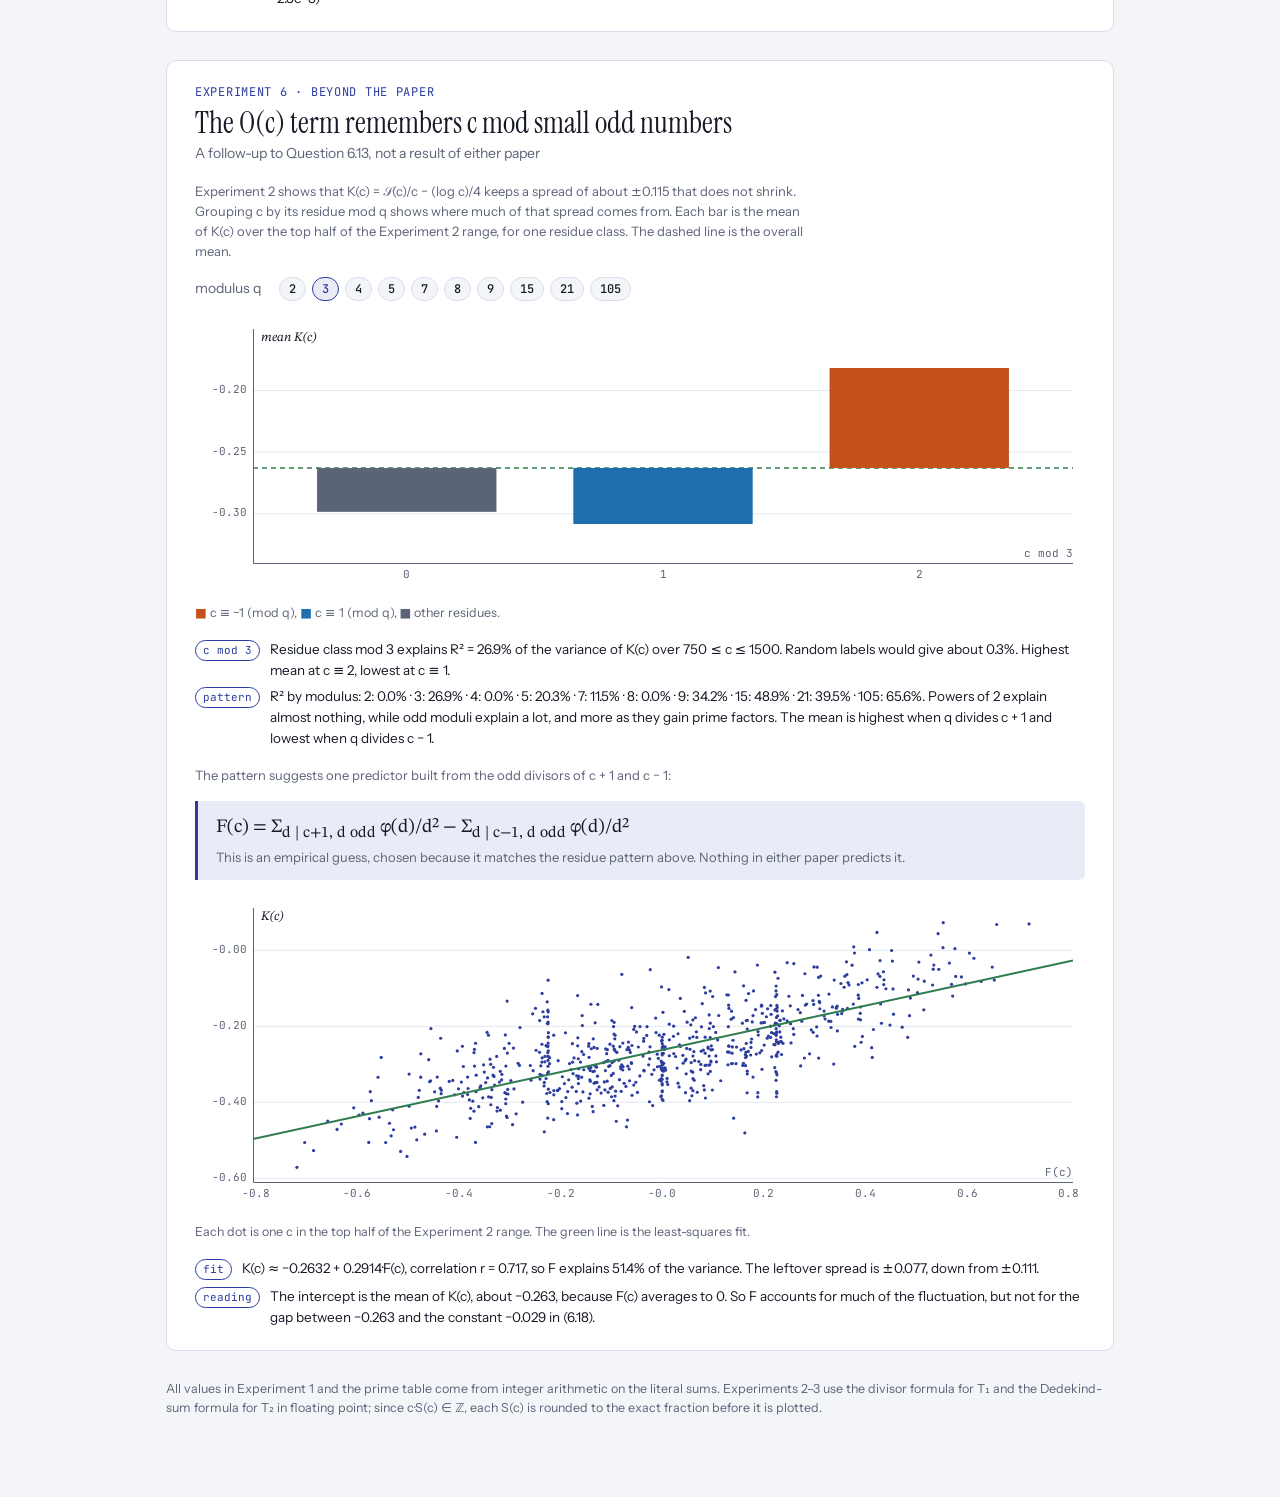
<file: hardy-berndt/index.html>
<!doctype html>
<html lang="en">
<head>
<meta charset="utf-8">
<meta name="viewport" content="width=device-width, initial-scale=1, viewport-fit=cover">
<title>Hardy–Berndt Sum Lab</title>
<link rel="preconnect" href="https://fonts.googleapis.com">
<link rel="stylesheet" href="https://fonts.googleapis.com/css2?family=STIX+Two+Text:ital,wght@0,400;0,500;1,400&family=Instrument+Sans:wght@400;500;600&family=Instrument+Serif:ital@0;1&family=JetBrains+Mono:wght@400;500&display=swap">
<style>
*,*::before,*::after{box-sizing:border-box}
html,body{margin:0}
[hidden]{display:none!important}
/* Layout: one reading column of numbered "experiments", each a figure + controls + exact readout */
:root{
  --bg:#f3f5f9; --panel:#ffffff; --fg:#161a26; --muted:#5b6377; --line:#d9deea;
  --accent:#2c3d9e; --pos:#c4511a; --neg:#1f6fb0; --ok:#2f7d4f; --warn:#b4570f;
  --grid:#e6e9f1; --soft:#e9ecf6;
  --display:"Instrument Serif", "Iowan Old Style", Georgia, serif;
  --body:"Instrument Sans", system-ui, -apple-system, "Segoe UI", sans-serif;
  --mono:"JetBrains Mono", ui-monospace, Menlo, monospace;
  --math:"STIX Two Text", "Cambria Math", "Times New Roman", serif;
}
@media (prefers-color-scheme: dark){:root:not([data-theme="light"]){
  --bg:#10131b; --panel:#171b26; --fg:#e7eaf3; --muted:#9aa3b8; --line:#2a3042;
  --accent:#8b9bff; --pos:#f08a4b; --neg:#5fb0f0; --ok:#5cc28a; --warn:#f0a35c;
  --grid:#232838; --soft:#1e2333; color-scheme:dark}}
:root[data-theme="dark"]{
  --bg:#10131b; --panel:#171b26; --fg:#e7eaf3; --muted:#9aa3b8; --line:#2a3042;
  --accent:#8b9bff; --pos:#f08a4b; --neg:#5fb0f0; --ok:#5cc28a; --warn:#f0a35c;
  --grid:#232838; --soft:#1e2333; color-scheme:dark}
body{background:var(--bg);color:var(--fg);font-family:var(--body);font-size:15px;line-height:1.55}
.wrap{max-width:980px;margin:0 auto;padding-block:40px 80px;padding-left:max(16px,env(safe-area-inset-left,0px));padding-right:max(16px,env(safe-area-inset-right,0px));display:flex;flex-direction:column;gap:28px}
header{display:flex;flex-direction:column;gap:10px}
.eyebrow{font-family:var(--mono);font-size:12px;letter-spacing:.08em;text-transform:uppercase;color:var(--muted)}
h1{font-family:var(--display);font-weight:400;font-size:clamp(38px,6vw,58px);line-height:1.02;margin:0;text-wrap:balance}
h1 i{color:var(--accent)}
h2{font-family:var(--display);font-weight:400;font-size:30px;margin:0;line-height:1.1;text-wrap:balance}
.sub{color:var(--muted);font-size:14px}
p{margin:0;max-width:68ch}
.def{font-family:var(--math);font-size:22px;line-height:1.4;padding:14px 18px;border-left:3px solid var(--accent);background:var(--soft);border-radius:0 6px 6px 0;max-width:none;overflow-x:auto}
.def small{font-family:var(--body);font-size:13px;color:var(--muted);display:block;margin-top:4px}
section{background:var(--panel);border:1px solid var(--line);border-radius:10px;padding:22px clamp(16px,3vw,28px);display:flex;flex-direction:column;gap:16px;min-width:0}
.sechead{display:flex;flex-direction:column;gap:4px}
.num{font-family:var(--mono);font-size:12px;color:var(--accent);letter-spacing:.06em}
.controls{display:flex;flex-wrap:wrap;gap:10px 18px;align-items:center}
label{font-size:13px;color:var(--muted);display:flex;gap:8px;align-items:center}
input[type=number]{font-family:var(--mono);font-size:15px;width:7.5em;padding:6px 8px;border:1px solid var(--line);border-radius:6px;background:var(--bg);color:var(--fg)}
button{font-family:var(--body);font-size:13px;font-weight:500;padding:7px 12px;border-radius:6px;border:1px solid var(--line);background:var(--bg);color:var(--fg);cursor:pointer}
button:hover{border-color:var(--accent)}
button.primary{background:var(--accent);color:var(--panel);border-color:var(--accent)}
button[aria-pressed="true"]{background:var(--soft);border-color:var(--accent);color:var(--accent)}
:focus-visible{outline:2px solid var(--accent);outline-offset:2px}
.chips{display:flex;flex-wrap:wrap;gap:6px}
.chip{font-family:var(--mono);font-size:12px;padding:3px 9px;border-radius:99px;border:1px solid var(--line);background:var(--bg);color:var(--fg);cursor:pointer}
.chip:hover{border-color:var(--accent);color:var(--accent)}
.readout{display:grid;grid-template-columns:repeat(auto-fit,minmax(170px,1fr));gap:1px;background:var(--line);border:1px solid var(--line);border-radius:8px;overflow:hidden}
.cell{background:var(--panel);padding:10px 12px;display:flex;flex-direction:column;gap:2px;min-width:0}
.cell .k{font-size:12px;color:var(--muted)}
.cell .v{font-family:var(--mono);font-size:16px;font-variant-numeric:tabular-nums;overflow-wrap:anywhere}
.cell .s{font-family:var(--mono);font-size:11px;color:var(--muted)}
.checks{display:flex;flex-direction:column;gap:6px;font-size:13.5px}
.check{display:flex;gap:10px;align-items:baseline}
.pill{font-family:var(--mono);font-size:11px;padding:1px 7px;border-radius:99px;flex:none}
.pill.ok{color:var(--ok);border:1px solid var(--ok)}
.pill.bad{color:var(--warn);border:1px solid var(--warn)}
.pill.info{color:var(--accent);border:1px solid var(--accent)}
.figrow{display:grid;grid-template-columns:minmax(0,1fr) minmax(0,1fr);gap:18px}
@media (max-width:720px){.figrow{grid-template-columns:minmax(0,1fr)}}
figure{margin:0;display:flex;flex-direction:column;gap:6px;min-width:0}
figcaption{font-size:12.5px;color:var(--muted)}
canvas{width:100%;display:block;border-radius:6px;background:var(--panel)}
.heat{image-rendering:pixelated;aspect-ratio:1/1;max-width:100%;border:1px solid var(--line)}
.legend{display:flex;flex-wrap:wrap;gap:14px;font-size:12.5px;color:var(--muted)}
.legend span{display:inline-flex;gap:6px;align-items:center}
.sw{width:10px;height:10px;border-radius:50%;display:inline-block}
.tablewrap{overflow-x:auto;border:1px solid var(--line);border-radius:8px;max-height:360px}
table{border-collapse:collapse;width:100%;font-family:var(--mono);font-size:12.5px;font-variant-numeric:tabular-nums}
th,td{padding:5px 10px;text-align:right;border-bottom:1px solid var(--grid);white-space:nowrap}
th{position:sticky;top:0;background:var(--soft);color:var(--muted);font-weight:500;font-family:var(--body)}
tr.hit td{color:var(--accent);font-weight:500}
.mono{font-family:var(--mono)}
.status{font-family:var(--mono);font-size:12px;color:var(--muted)}
.tri{display:grid;grid-template-columns:repeat(3,minmax(0,1fr));gap:16px}
@media (max-width:820px){.tri{grid-template-columns:minmax(0,1fr)}}
.note{font-size:13px;color:var(--muted)}
.toc{display:flex;flex-wrap:wrap;gap:6px 18px;font-size:13px}
.toc a{color:var(--muted);text-decoration:none;border-bottom:1px solid transparent;padding-bottom:2px}
.toc a:hover{color:var(--accent);border-color:var(--accent)}
.toc b{font-family:var(--mono);font-weight:500;color:var(--accent);margin-right:6px;font-size:11px}
.findings{display:grid;grid-template-columns:repeat(3,minmax(0,1fr));gap:1px;background:var(--line);border:1px solid var(--line);border-radius:10px;overflow:hidden}
@media (max-width:760px){.findings{grid-template-columns:minmax(0,1fr)}}
.finding{background:var(--panel);padding:16px 18px;display:flex;flex-direction:column;gap:6px;min-width:0}
.finding .big{font-family:var(--math);font-size:26px;line-height:1.15;font-variant-numeric:tabular-nums}
.finding .big em{color:var(--accent);font-style:normal}
.finding .what{font-size:13px;color:var(--muted)}
.finding .tag{font-family:var(--mono);font-size:10.5px;letter-spacing:.06em;text-transform:uppercase}
.finding .tag.proved{color:var(--ok)}.finding .tag.open{color:var(--warn)}
.plotwrap{position:relative}
.tip{position:absolute;pointer-events:none;transform:translate(-50%,calc(-100% - 10px));background:var(--fg);color:var(--bg);font-family:var(--mono);font-size:11.5px;line-height:1.45;padding:6px 9px;border-radius:6px;white-space:nowrap;z-index:2}
.tip::after{content:"";position:absolute;left:50%;bottom:-4px;width:8px;height:8px;background:var(--fg);transform:translateX(-50%) rotate(45deg)}
.ring{position:absolute;width:10px;height:10px;border:2px solid var(--fg);border-radius:50%;transform:translate(-50%,-50%);pointer-events:none}
#gChart,#heat{cursor:crosshair}
.hero{display:grid;grid-template-columns:minmax(0,1fr) 230px;gap:20px 32px;align-items:end}
.herotext{display:flex;flex-direction:column;gap:10px;min-width:0}
.herofig{margin:0;display:flex;flex-direction:column;gap:6px}
.herofig canvas{width:100%;aspect-ratio:1/1;border-radius:8px;border:1px solid var(--line);image-rendering:pixelated}
@media (max-width:760px){.hero{grid-template-columns:minmax(0,1fr)}.herofig{max-width:240px}}
.tip.at-mouse{transform:translate(12px,12px)}.tip.at-mouse::after{display:none}
.back{font-size:13px;color:var(--muted);text-decoration:none}.back:hover{color:var(--accent)}
footer{font-size:12.5px;color:var(--muted);display:flex;flex-direction:column;gap:4px}
@media (prefers-reduced-motion:reduce){*{transition:none!important}}
</style>
</head>
<body>

<div class="wrap">
<header class="hero">
<div class="herotext">
  <a class="back" href="../#research">← Boyan (Karina) Li</a>
  <div class="eyebrow">An interactive notebook on a Hardy–Berndt-type sum</div>
  <h1>Hardy–Berndt Sum <i>Lab</i></h1>
  <div class="def">
    S(c) = Σ<sub>d=1</sub><sup>c</sup> Σ<sub>j=1</sub><sup>c</sup> (−1)<sup>⌊dj/c⌋</sup> ((j/c)),&nbsp;&nbsp; 𝒮(c) = −S(c)
    <small>((x)) is the sawtooth: x − ⌊x⌋ − ½ off the integers, 0 on them. Extending j to 2c gives T₂(c); extending d to 2c gives T₁(c); extending both gives T(c) = 0.</small>
  </div>
  <nav class="toc" aria-label="Experiments">
    <a href="#one"><b>1</b>One denominator</a>
    <a href="#growth"><b>2</b>Pointwise growth</a>
    <a href="#sums"><b>3</b>Summatory asymptotics</a>
    <a href="#primes"><b>4</b>Prime denominators</a>
    <a href="#fourier"><b>5</b>Fourier series</a>
    <a href="#residues"><b>6</b>Residues of c</a>
  </nav>
</div>
<figure class="herofig">
  <canvas id="heroHeat" width="89" height="89" aria-label="Sign pattern of the summands for c = 89"></canvas>
  <figcaption>All 89² summands of S(89): each pixel is (−1)<sup>⌊dj/c⌋</sup>((j/c)), <span style="color:var(--pos)">orange</span> positive, <span style="color:var(--neg)">blue</span> negative.</figcaption>
</figure>
</header>

<div class="findings" aria-label="Key results">
  <div class="finding"><span class="tag proved">Checked · Conjecture 6.12</span><span class="big">𝒮(<i>c</i>) &gt; 0</span><span class="what">for every 4 ≤ c ≤ 6000, with exact values.</span></div>
  <div class="finding"><span class="tag proved">Checked · Theorem 6.9</span><span class="big"><em>29, 37, 3373</em></span><span class="what">are the only primes p &lt; 10⁶ with S(p) an integer.</span></div>
  <div class="finding"><span class="tag open">New evidence · Question 6.13</span><span class="big"><em>−0.263</em> vs −0.029</span><span class="what">mean of 𝒮(c)/c − (log c)/4 for c up to 20000, against the constant in (6.18).</span></div>
</div>

<!-- 1. single denominator -->
<section id="one">
  <div class="sechead">
    <span class="num">EXPERIMENT 1 · ONE DENOMINATOR</span>
    <h2>Exact values at a single c</h2>
  </div>
  <div class="controls">
    <label for="cIn">c =</label><input id="cIn" type="number" min="1" max="3000" value="29">
    <button class="primary" id="cGo">Compute</button>
    <div class="chips" id="cChips"></div>
  </div>
  <div class="readout" id="oneOut"></div>
  <div class="checks" id="oneChecks"></div>
  <div class="figrow">
    <figure>
      <div class="plotwrap"><div class="tip at-mouse" id="hTip" hidden></div><canvas id="heat" class="heat" width="300" height="300" aria-label="Sign matrix heatmap"></canvas></div>
      <figcaption>Summand (−1)<sup>⌊dj/c⌋</sup>((j/c)): row d (top = 1), column j (left = 1). <span style="color:var(--pos)">Orange</span> positive, <span style="color:var(--neg)">blue</span> negative, intensity = |((j/c))|. Shown for c ≤ 400.</figcaption>
    </figure>
    <figure>
      <canvas id="rows" height="300" data-square="1" aria-label="Row sums R_c(d)"></canvas>
      <figcaption>Row sums R<sub>c</sub>(d) = Σ<sub>j</sub>(−1)<sup>⌊dj/c⌋</sup>((j/c)). Odd rows carry only the integral part S₁, even rows only S₂ (Theorem 6.1). <span style="color:var(--pos)">■</span> odd d, <span style="color:var(--neg)">■</span> even d.</figcaption>
    </figure>
  </div>
</section>

<!-- 2. growth -->
<section id="growth">
  <div class="sechead">
    <span class="num">EXPERIMENT 2 · POINTWISE GROWTH</span>
    <h2>Is 𝒮(c) positive, and how fast does it grow?</h2>
    <span class="sub">Conjecture 6.12 (𝒮(c) ≥ 0) and Question 6.13 (pointwise asymptotics)</span>
  </div>
  <p class="note">The paper asks whether 𝒮(c) = (c/4)(log c − log 2 + γ) + o(c). The second view subtracts the main term (c log c)/4 and divides by c; if the proposed formula holds, the points should settle at (γ − log 2)/4 ≈ −0.0290.</p>
  <div class="controls">
    <label for="nIn">c up to</label><input id="nIn" type="number" min="50" max="6000" step="50" value="1500">
    <button class="primary" id="nGo">Recompute</button>
    <button id="vRaw" aria-pressed="true">𝒮(c)</button>
    <button id="vNorm" aria-pressed="false">𝒮(c)/c − (log c)/4</button>
    <button id="vDist" aria-pressed="false">Distribution</button>
    <span class="status" id="nStatus"></span>
  </div>
  <figure>
    <div class="plotwrap"><div class="ring" id="gRing" hidden></div><div class="tip" id="gTip" hidden></div>
    <canvas id="gChart" height="380" aria-label="Growth of S(c)"></canvas></div>
    <figcaption>Hover a point for its exact value. Click it to open that c in Experiment 1.</figcaption>
    <div class="legend">
      <span><i class="sw" style="background:var(--muted)"></i>composite c</span>
      <span><i class="sw" style="background:var(--accent)"></i>prime c</span>
      <span><i class="sw" style="background:var(--pos)"></i>c = 2<sup>k</sup></span>
      <span><i class="sw" style="background:var(--ok)"></i>proposed main term</span>
    </div>
  </figure>
  <div class="checks" id="gChecks"></div>
</section>

<!-- 3. summatory -->
<section id="sums">
  <div class="sechead">
    <span class="num">EXPERIMENT 3 · SUMMATORY ASYMPTOTICS</span>
    <h2>The three proved averages, converging</h2>
    <span class="sub">Theorem 4.5 of the paper and Theorem 1.1 of the T₂ note</span>
  </div>
  <p class="note">Each curve is a normalised partial sum over c ≤ x; the dashed line is the proved limit. The T₂ sum carries an O(x²) error against an x² log x main term, so it closes in only like 1/log x.</p>
  <div class="tri">
    <figure><canvas id="s1" height="240"></canvas><figcaption>Σ T₁(c) / x² → ¼ − 7ζ(3)/(4π²) ≈ 0.036861</figcaption></figure>
    <figure><canvas id="s2" height="240"></canvas><figcaption>V(x) / x² → −log 2 / 48 ≈ −0.014441</figcaption></figure>
    <figure><canvas id="s3" height="240"></canvas><figcaption>Σ T₂(c) / (x² log x) → −¼</figcaption></figure>
  </div>
  <div class="checks" id="sChecks"></div>
</section>

<!-- 4. primes -->
<section id="primes">
  <div class="sechead">
    <span class="num">EXPERIMENT 4 · PRIME DENOMINATORS</span>
    <h2>When is S(p) an integer?</h2>
    <span class="sub">Theorem 6.9: p·S(p) ≡ (q<sub>p</sub>(2) − 1)/2 (mod p), so S(p) ∈ ℤ ⇔ 2<sup>p−1</sup> ≡ 1 + p (mod p²)</span>
  </div>
  <p class="note">The table computes p·S(p) mod p from the literal double sum and compares it with the Fermat-quotient prediction. The search below uses only the congruence, with exact big-integer arithmetic.</p>
  <div class="tablewrap"><table id="pTable"><thead><tr><th>p</th><th>S(p)</th><th>q<sub>p</sub>(2) mod p</th><th>(q−1)/2 mod p</th><th>p·S(p) mod p</th><th>match</th><th>S(p) ∈ ℤ</th></tr></thead><tbody></tbody></table></div>
  <div class="controls">
    <label for="pIn">search primes up to</label><input id="pIn" type="number" min="1000" max="20000000" step="100000" value="1000000">
    <button class="primary" id="pGo">Search congruence</button>
    <span class="status" id="pStatus"></span>
  </div>
  <div class="checks" id="pChecks"></div>
  <div class="sechead" style="margin-top:6px">
    <h2 style="font-size:22px">All integer values for c ≤ N</h2>
    <span class="sub">Question 6.14: the c with S(c) an integer, over the range of Experiment 2</span>
  </div>
  <div class="chips" id="intChips"></div>
</section>

<!-- 5. fourier -->
<section id="fourier">
  <div class="sechead">
    <span class="num">EXPERIMENT 5 · FOURIER REPRESENTATION</span>
    <h2>A conditionally convergent series for S₂(c)</h2>
    <span class="sub">Theorem 6.10: S₂(c) = (4/π) Σ<sub>j odd, j&lt;c</sub> (j/c − ½) Σ<sub>l odd</sub> (1/l) cot(πlj/(2c))</span>
  </div>
  <p class="note">The inner series converges only in its natural order, by Dirichlet's test, not absolutely. The chart shows the partial sums over l ≤ L against the exact value from the literal sum. Convergence is slow and oscillating, which is why the paper does not use this formula for the asymptotics.</p>
  <div class="controls">
    <label for="fIn">c =</label><input id="fIn" type="number" min="2" max="400" value="97">
    <label for="fL">largest L</label><input id="fL" type="number" min="101" max="100001" step="1000" value="20001">
    <button class="primary" id="fGo">Sum the series</button>
  </div>
  <figure><canvas id="fChart" height="300" aria-label="Partial sums of the Fourier series"></canvas>
    <figcaption>Partial sum over odd l ≤ L, plotted against log₁₀ L. The dashed line is the exact S₂(c). The vertical range is fitted to L ≥ 10, so the first few terms may run off the top or bottom.</figcaption></figure>
  <div class="checks" id="fChecks"></div>
</section>

<!-- 6. arithmetic of the O(c) term -->
<section id="residues">
  <div class="sechead">
    <span class="num">EXPERIMENT 6 · BEYOND THE PAPER</span>
    <h2>The O(c) term remembers c mod small odd numbers</h2>
    <span class="sub">A follow-up to Question 6.13, not a result of either paper</span>
  </div>
  <p class="note">Experiment 2 shows that K(c) = 𝒮(c)/c − (log c)/4 keeps a spread of about ±0.115 that does not shrink. Grouping c by its residue mod q shows where much of that spread comes from. Each bar is the mean of K(c) over the top half of the Experiment 2 range, for one residue class. The dashed line is the overall mean.</p>
  <div class="controls">
    <span class="sub">modulus q</span>
    <div class="chips" id="qChips"></div>
  </div>
  <figure><canvas id="qChart" height="280" aria-label="Mean of K(c) by residue of c"></canvas>
    <figcaption><span style="color:var(--pos)">■</span> c ≡ −1 (mod q), <span style="color:var(--neg)">■</span> c ≡ 1 (mod q), <span style="color:var(--muted)">■</span> other residues.</figcaption></figure>
  <div class="checks" id="qChecks"></div>
  <p class="note">The pattern suggests one predictor built from the odd divisors of c + 1 and c − 1:</p>
  <div class="def" style="font-size:19px">F(c) = Σ<sub>d | c+1, d odd</sub> φ(d)/d² − Σ<sub>d | c−1, d odd</sub> φ(d)/d²
    <small>This is an empirical guess, chosen because it matches the residue pattern above. Nothing in either paper predicts it.</small></div>
  <figure><canvas id="fcChart" height="320" aria-label="K(c) against F(c)"></canvas>
    <figcaption>Each dot is one c in the top half of the Experiment 2 range. The green line is the least-squares fit.</figcaption></figure>
  <div class="checks" id="fcChecks"></div>
</section>

<footer>
  <span>All values in Experiment 1 and the prime table come from integer arithmetic on the literal sums. Experiments 2–3 use the divisor formula for T₁ and the Dedekind-sum formula for T₂ in floating point; since c·S(c) ∈ ℤ, each S(c) is rounded to the exact fraction before it is plotted.</span>
</footer>
</div>

<script id="engineSrc" type="text/plain">
const gcd=(a,b)=>{while(b){const t=a%b;a=b;b=t}return a};
function ded(a,c){a=((a%c)+c)%c;if(a===0)return 0;const g=gcd(a,c);a/=g;c/=g;let h=a,k=c,sg=1,acc=0;
  while(h!==0){acc+=sg*((h/k+k/h+1/(h*k))/12-0.25);const nh=k%h;k=h;h=nh;sg=-sg}return acc}
function phi(n){let r=n;for(let p=2;p*p<=n;p++)if(n%p===0){while(n%p===0)n/=p;r-=r/p}if(n>1)r-=r/n;return r}
function T1f(c){let s=0;for(let D=1;D<=c;D+=2)if(c%D===0)s+=(D-1)/(2*D)*phi(2*c/D);return s}
function T2parts(c){let u=0,v=0;for(let r=1;r<=Math.floor(c/2);r++){u+=ded(r,c);v+=ded(2*r,c)}return {u,v,T2:4*(v-2*u)}}
const delta=c=>c%2?(c-1)/(4*c):0;
</script>
<script>
// ---------- shared engine ----------
const ENGINE=document.getElementById('engineSrc').textContent;
(0,eval)(ENGINE);
const $=id=>document.getElementById(id);
const css=n=>getComputedStyle(document.documentElement).getPropertyValue(n).trim();
const GAMMA=0.5772156649015329, LN2=Math.LN2, ZETA3=1.2020569031595942;
function isPrime(n){if(n<2)return false;if(n%2===0)return n===2;for(let k=3;k*k<=n;k+=2)if(n%k===0)return false;return true}
const isPow2=n=>n>0&&(n&(n-1))===0;
function bgcd(a,b){a=a<0n?-a:a;b=b<0n?-b:b;while(b){[a,b]=[b,a%b]}return a}
function frac(n,d){ // n,d Numbers (safe ints) -> reduced string
  let N=BigInt(n),D=BigInt(d);if(D<0n){N=-N;D=-D}const g=bgcd(N,D)||1n;N/=g;D/=g;
  return (D===1n?N.toString():`${N}/${D}`).replace('-','−')}
const fmt=(x,k=6)=>(Math.abs(x)>=1e5?x.toExponential(4):(+x.toFixed(k)).toString()).replace('-','−');
const lbl=v=>String(v).replace('-','−');

// ---------- canvas plotting ----------
function setupCanvas(cv){const dpr=window.devicePixelRatio||1;const w=cv.clientWidth,h=cv.dataset.square?w:+(cv.dataset.h||(cv.dataset.h=cv.getAttribute('height')));
  cv.style.height=h+'px';cv.width=Math.round(w*dpr);cv.height=Math.round(h*dpr);const g=cv.getContext('2d');g.setTransform(dpr,0,0,dpr,0,0);return {g,w,h}}
function niceTicks(lo,hi,n=5){const span=hi-lo||1;const step0=span/n;const mag=10**Math.floor(Math.log10(step0));
  const step=[1,2,2.5,5,10].map(m=>m*mag).find(s=>s>=step0);const out=[];for(let t=Math.ceil(lo/step)*step;t<=hi+1e-12;t+=step)out.push(+t.toPrecision(12));return out}
function plot(cv,o){
  const {g,w,h}=setupCanvas(cv);const pad={l:o.padL||58,r:12,t:12,b:34};
  const fg=css('--fg'),mu=css('--muted'),gr=css('--grid');
  let [x0,x1]=o.xr,[y0,y1]=o.yr;const X=x=>pad.l+(x-x0)/(x1-x0)*(w-pad.l-pad.r),Y=y=>h-pad.b-(y-y0)/(y1-y0)*(h-pad.t-pad.b);
  g.clearRect(0,0,w,h);g.font='11px "JetBrains Mono", ui-monospace, monospace';g.lineWidth=1;
  const yt=niceTicks(y0,y1,o.yTicks||5),xt=niceTicks(x0,x1,Math.max(3,Math.floor((w-pad.l)/90)));
  g.strokeStyle=gr;g.fillStyle=mu;g.textAlign='right';g.textBaseline='middle';
  yt.forEach(t=>{g.beginPath();g.moveTo(pad.l,Y(t)+.5);g.lineTo(w-pad.r,Y(t)+.5);g.stroke();g.fillText(lbl(o.yfmt?o.yfmt(t):t),pad.l-6,Y(t))});
  g.textAlign='center';g.textBaseline='top';xt.forEach(t=>g.fillText(lbl(o.xfmt?o.xfmt(t):t),X(t),h-pad.b+6));
  g.save();g.beginPath();g.rect(pad.l,pad.t,w-pad.l-pad.r,h-pad.t-pad.b);g.clip();
  (o.vrefs||[]).forEach(r=>{const c=css(r.color);g.strokeStyle=c;g.setLineDash(r.dash||[]);g.lineWidth=2;g.beginPath();g.moveTo(X(r.x),pad.t);g.lineTo(X(r.x),h-pad.b);g.stroke();g.setLineDash([]);g.fillStyle=c;const al=X(r.x)+6+g.measureText(r.label).width>w-pad.r?'right':'left';g.textAlign=al;g.textBaseline='top';g.fillText(r.label,X(r.x)+(al==='right'?-6:6),pad.t+(r.dy||18))});
  (o.refs||[]).forEach(r=>{g.strokeStyle=css(r.color);g.setLineDash([5,4]);g.lineWidth=1.3;g.beginPath();g.moveTo(pad.l,Y(r.y));g.lineTo(w-pad.r,Y(r.y));g.stroke();g.setLineDash([])});
  (o.series||[]).forEach(s=>{const c=css(s.color);
    if(s.type==='line'){g.strokeStyle=c;g.lineWidth=s.width||1.6;if(s.dash)g.setLineDash(s.dash);g.beginPath();
      for(let i=0;i<s.x.length;i++){const px=X(s.x[i]),py=Y(s.y[i]);i?g.lineTo(px,py):g.moveTo(px,py)}g.stroke();g.setLineDash([]);
      if(s.end){const i=s.x.length-1;g.fillStyle=c;g.beginPath();g.arc(X(s.x[i]),Y(s.y[i]),3,0,7);g.fill()}}
    else if(s.type==='bar'){const bw=Math.max(1,(X(x0+(s.bw||1))-X(x0))*(s.gap||.8));for(let i=0;i<s.x.length;i++){g.fillStyle=css(s.colorOf(i));const a=Y(s.base??0),b=Y(s.y[i]);g.fillRect(X(s.x[i])-bw/2,Math.min(a,b),bw,Math.max(1,Math.abs(a-b)))}}
    else{const r=s.r||1.6;for(let i=0;i<s.x.length;i++){g.fillStyle=s.colorOf?css(s.colorOf(i)):c;g.beginPath();g.arc(X(s.x[i]),Y(s.y[i]),s.rOf?s.rOf(i):r,0,7);g.fill()}}});
  g.restore();g.strokeStyle=mu;g.beginPath();g.moveTo(pad.l+.5,pad.t);g.lineTo(pad.l+.5,h-pad.b+.5);g.lineTo(w-pad.r,h-pad.b+.5);g.stroke();
  if(o.ylabel){g.fillStyle=fg;g.textAlign='left';g.textBaseline='top';g.font='italic 13px "STIX Two Text", serif';g.fillText(o.ylabel,pad.l+8,pad.t+2);g.font='11px "JetBrains Mono", ui-monospace, monospace'}
  cv._X=X;cv._Y=Y;cv._inv=px=>x0+(px-pad.l)/(w-pad.l-pad.r)*(x1-x0);
  if(o.xlabel){g.fillStyle=mu;g.textAlign='right';g.textBaseline='bottom';g.fillText(o.xlabel,w-pad.r,h-pad.b-4)}
}
function range(arr,padFrac=.06){let lo=Infinity,hi=-Infinity;for(const v of arr){if(v<lo)lo=v;if(v>hi)hi=v}const p=(hi-lo||1)*padFrac;return [lo-p,hi+p]}
function check(el,items){el.innerHTML=items.map(([cls,tag,txt])=>`<div class="check"><span class="pill ${cls}">${tag}</span><span>${txt}</span></div>`).join('')}

// ---------- Experiment 1 ----------
const ONE={};
function computeOne(c){
  let N=0,N1=0;const R=new Float64Array(c+1);
  for(let d=1;d<=c;d++){let rs=0;for(let j=1;j<c;j++){const v=(2*j-c)*((Math.floor(d*j/c)&1)?-1:1);rs+=v;if((d*j)%c===0)N1+=v}N+=rs;R[d]=rs/(2*c)}
  const den=2*c;const dNum=c%2?(c-1)/2:0; // delta = dNum/(2c)
  return {c,N,N1,N2:N-N1,den,dNum,R}}
function renderOne(){
  let c=Math.round(+$('cIn').value);if(!(c>=1))c=1;if(c>3000)c=3000;$('cIn').value=c;
  const r=computeOne(c);Object.assign(ONE,r);
  const S=r.N/r.den,T1=2*(r.N1-r.dNum)/r.den,T2=2*r.N2/r.den;
  const cells=[
    ['S(c)',frac(r.N,r.den),fmt(S)],['𝒮(c) = −S(c)',frac(-r.N,r.den),fmt(-S)],
    ['S₁(c)  integral part',frac(r.N1,r.den),fmt(r.N1/r.den)],['S₂(c)  nonintegral part',frac(r.N2,r.den),fmt(r.N2/r.den)],
    ['T₁(c)',frac(2*(r.N1-r.dNum),r.den),fmt(T1)],['T₂(c)',frac(2*r.N2,r.den),fmt(T2)],
    ['δ(c)',frac(r.dNum,r.den),c%2?'c odd':'c even'],['{S(c)} fractional part',frac(((r.N%r.den)+r.den)%r.den,r.den),'']];
  $('oneOut').innerHTML=cells.map(([k,v,s])=>`<div class="cell"><span class="k">${k}</span><span class="v">${v}</span><span class="s">${s}</span></div>`).join('');
  const t1=T1f(c),{T2:t2}=T2parts(c);const items=[];
  items.push([Math.abs(t1-T1)<1e-7?'ok':'bad','Thm 4.1',`Divisor formula Σ<sub>D|c, D odd</sub> (D−1)/(2D)·φ(2c/D) = ${fmt(t1)} vs literal ${fmt(T1)}`]);
  {const z=Math.abs(T1)<1e-12,sc=Math.abs(T1f(2*c)-2*T1)<1e-7,bd=T1>=-1e-12&&T1<=c/2+1e-12;
   items.push([(z===isPow2(c))&&sc&&bd?'ok':'bad','Cor 4.2',`0 ≤ T₁(c) ≤ c/2, T₁(c) ${z?'= 0 and c is':'≠ 0 and c is not'} a power of 2, and T₁(2c) = ${fmt(T1f(2*c))} = 2T₁(c)`])}
  {const pk=primePower(c);if(pk&&pk[0]>2){const [pp,k]=pk,pr=(c-pp**-k)/(2*(pp+1));items.push([Math.abs(pr-T1)<1e-9?'ok':'bad','Cor 4.3',`c = ${pp}${k>1?'<sup>'+k+'</sup>':''}: (p<sup>k</sup> − p<sup>−k</sup>)/(2(p+1)) = ${fmt(pr)}`])}}
  items.push([Math.abs(t2-T2)<1e-6?'ok':'bad','Thm 5.3',`Dedekind form 4Σ<sub>r≤c/2</sub>(s(2r,c) − 2s(r,c)) = ${fmt(t2)} vs literal ${fmt(T2)}`]);
  {let sA=0;for(let q=1;q<=c;q++)if(c%q===0)sA+=A2(q);items.push([Math.abs(sA-T2)<1e-6?'ok':'bad','T₂ note 2.1',`Σ<sub>q|c</sub> A₂(q) = ${fmt(sA)} = T₂(c); |T₂(c)|/(c log²(2c)) = ${(Math.abs(T2)/(c*Math.log(2*c)**2)).toFixed(4)} (Thm 3.3 says this stays bounded)`])}
  items.push(['ok','(6.3)',`S(c) = (T₁ + T₂)/2 + δ(c) holds exactly by construction of S₁, S₂ from the literal sum`]);
  items.push([(r.N%2===0)?'ok':'bad','Thm 6.5',`c·S(c) = ${lbl(r.N/2)} ∈ ℤ`]);
  if(isPow2(c)&&c>=4)items.push([((r.N%r.den)+r.den)%r.den===c?'ok':'bad','Thm 6.6',`c = 2<sup>k</sup>, k ≥ 2, so {S(c)} should be ½: got ${frac(((r.N%r.den)+r.den)%r.den,r.den)}`]);
  if(c%6===4){const t=(c-4)/6,d=4*t+2,val=r.R[d];items.push([Math.abs(val-(t-1)/2)<1e-9?'ok':'bad','Prop 6.11',`c = 6t+4 with t = ${t}: R<sub>c</sub>(${d}) = ${fmt(val)}, predicted (t−1)/2 = ${(t-1)/2}`])}
  if(c>3)items.push([S<0?'ok':'bad','Conj 6.12',`𝒮(c) = ${fmt(-S)} ${S<0?'> 0':'≤ 0 (counterexample!)'}`]);
  if(isPrime(c)&&c>=5){const P=BigInt(c);const q=(mp(2n,P-1n,P*P)-1n)/P%P;items.push([(r.N%r.den===0)===(q===1n)?'ok':'bad','Thm 6.9',`p = ${c}: q<sub>p</sub>(2) ≡ ${q} (mod p), so S(p) ${q===1n?'is':'is not'} an integer`])}
  check($('oneChecks'),items);drawHeat();drawRows();
}
function drawHeat(cv=$('heat'),c=ONE.c){const g=cv.getContext('2d');
  if(c>400){cv.width=1;cv.height=1;g.clearRect(0,0,1,1);return}
  cv.width=c;cv.height=c;const img=g.createImageData(c,c);
  const pc=hex(css('--pos')),nc=hex(css('--neg')),bg=hex(css('--panel'));
  for(let d=1;d<=c;d++)for(let j=1;j<=c;j++){const w=j===c?0:Math.abs(j/c-.5)*2;const v=(j===c?0:(j/c-.5))*((Math.floor(d*j/c)&1)?-1:1);
    const col=v>0?pc:nc;const a=.12+.88*w;const k=((d-1)*c+(j-1))*4;
    for(let q=0;q<3;q++)img.data[k+q]=Math.round(bg[q]*(1-a)+col[q]*a);img.data[k+3]=255;if(j===c){for(let q=0;q<3;q++)img.data[k+q]=bg[q]}}
  g.putImageData(img,0,0)}
function hex(s){s=s.replace('#','');if(s.length===3)s=s.split('').map(x=>x+x).join('');return [0,2,4].map(i=>parseInt(s.slice(i,i+2),16))}
function drawRows(){const c=ONE.c;const xs=[],ys=[];for(let d=1;d<=c;d++){xs.push(d);ys.push(ONE.R[d])}
  const [lo,hi]=range(ys.concat([0]));plot($('rows'),{xr:[0.5,c+.5],yr:[lo,hi],xlabel:'d',ylabel:'R_c(d)',series:[{type:'bar',x:xs,y:ys,colorOf:i=>xs[i]%2?'--pos':'--neg'}]})}
function mp(b,e,m){let r=1n;b%=m;while(e>0n){if(e&1n)r=r*b%m;b=b*b%m;e>>=1n}return r}
function primePower(n){if(n<2)return null;let p=2;while(n%p)p++;let k=0,m=n;while(m%p===0){m/=p;k++}return m===1?[p,k]:null}
const igcd=(a,b)=>{while(b){const t=a%b;a=b;b=t}return a};
function A2(q){let s=0;for(let a=1;a<=Math.floor(q/2);a++)if(igcd(a,q)===1)s+=ded(2*a,q)-2*ded(a,q);return 4*s}
// heat hover
(function(){const cv=$('heat'),tip=$('hTip');
  cv.addEventListener('pointermove',e=>{const c=ONE.c;if(!c||c>400){tip.hidden=true;return}const r=cv.getBoundingClientRect();
    const j=Math.min(c,Math.floor((e.clientX-r.left)/r.width*c)+1),d=Math.min(c,Math.floor((e.clientY-r.top)/r.height*c)+1);
    const q=Math.floor(d*j/c),sg=q%2?'−':'+';
    tip.innerHTML=`d = ${d}, j = ${j}<br>⌊dj/c⌋ = ${q}, sign ${sg}1<br>((j/c)) = ${j===c?'0':frac(2*j-c,2*c)}`;
    tip.style.left=(e.clientX-r.left)+'px';tip.style.top=(e.clientY-r.top)+'px';tip.hidden=false});
  cv.addEventListener('pointerleave',()=>{tip.hidden=true})})();

// chips
const PRESET=[[29,'S∈ℤ prime'],[37,'S∈ℤ prime'],[64,'2⁶'],[22,'6t+4'],[105,'3·5·7'],[360,''],[997,'prime']];
$('cChips').innerHTML=PRESET.map(([c,t])=>`<button class="chip" data-c="${c}">${c}${t?' · '+t:''}</button>`).join('');
$('cChips').addEventListener('click',e=>{const b=e.target.closest('[data-c]');if(b){$('cIn').value=b.dataset.c;renderOne()}});
$('cGo').onclick=renderOne;$('cIn').addEventListener('keydown',e=>{if(e.key==='Enter')renderOne()});$('cIn').addEventListener('change',renderOne);

// ---------- Experiments 2/3 via worker ----------
const workerSrc=ENGINE+`
onmessage=e=>{const N=e.data.N;const S=new Float64Array(N+1),num=new Float64Array(N+1),T1=new Float64Array(N+1),T2=new Float64Array(N+1),U=new Float64Array(N+1),V=new Float64Array(N+1);
 for(let c=1;c<=N;c++){const t1=T1f(c),p=T2parts(c);T1[c]=t1;T2[c]=p.T2;U[c]=p.u;V[c]=p.v;const s=(t1+p.T2)/2+delta(c);num[c]=Math.round(c*s);S[c]=num[c]/c;
  if(c%200===0)postMessage({progress:c})}
 postMessage({done:true,S,num,T1,T2,U,V},[S.buffer,num.buffer,T1.buffer,T2.buffer,U.buffer,V.buffer])}`;
let worker=null;const W=URL.createObjectURL(new Blob([workerSrc],{type:'text/javascript'}));
let DATA=null,VIEW='raw';
function runRange(){let N=Math.round(+$('nIn').value);if(!(N>=50))N=50;if(N>6000)N=6000;$('nIn').value=N;
  if(worker)worker.terminate();worker=new Worker(W);const t0=performance.now();$('nStatus').textContent='computing…';
  worker.onmessage=e=>{if(e.data.progress){$('nStatus').textContent=`computing… c = ${e.data.progress} / ${N}`;return}
    DATA={...e.data,N};$('nStatus').textContent=`${N} values in ${((performance.now()-t0)/1000).toFixed(1)} s`;drawGrowth();drawSums();renderInts();drawMod()};
  worker.postMessage({N})}
function drawGrowth(){if(!DATA)return;const {S,N}=DATA;const xs=[],ys=[],cat=[];
  for(let c=4;c<=N;c++){const v=-S[c];xs.push(c);ys.push(VIEW==='raw'?v:v/c-Math.log(c)/4);cat.push(isPow2(c)?'--pos':isPrime(c)?'--accent':'--muted')}
  const mx=[],my=[];for(let c=4;c<=N;c+=Math.max(1,Math.floor(N/300))){mx.push(c);my.push(VIEW==='raw'?c/4*(Math.log(c)-LN2+GAMMA):(GAMMA-LN2)/4)}
  let [lo,hi]=range(ys.concat(my));if(VIEW==='raw')lo=Math.min(lo,0);
  if(VIEW==='dist')drawDist();else plot($('gChart'),{xr:[0,N],yr:[lo,hi],xlabel:'c',ylabel:VIEW==='raw'?'𝒮(c)':'𝒮(c)/c − (log c)/4',padL:62,yfmt:VIEW==='raw'?null:(t=>t.toFixed(2)),refs:VIEW==='raw'?[{y:0,color:'--muted'}]:[],
    series:[{type:'dot',x:xs,y:ys,colorOf:i=>cat[i],rOf:i=>cat[i]==='--muted'?1.3:2.1},{type:'line',x:mx,y:my,color:'--ok',width:1.8,dash:VIEW==='raw'?null:[6,4]}]});
  // checks
  let minV=Infinity,minC=0,neg=[];for(let c=4;c<=N;c++){const v=-S[c];if(v<=0)neg.push(c);if(v/(c*Math.log(c))<minV){minV=v/(c*Math.log(c));minC=c}}
  const tail=[];for(let c=Math.floor(N*.8);c<=N;c++)tail.push(-S[c]/c-Math.log(c)/4);const mean=tail.reduce((a,b)=>a+b,0)/tail.length;
  const sd=Math.sqrt(tail.reduce((a,b)=>a+(b-mean)**2,0)/tail.length);
  const blocks=[[N/8,N/4],[N/4,N/2],[N/2,N]].map(([a,b])=>{a=Math.max(4,Math.ceil(a));b=Math.floor(b);const v=[];for(let c=a;c<=b;c++)v.push(-S[c]/c-Math.log(c)/4);
    const m=v.reduce((x,y)=>x+y,0)/v.length;return {a,b,m,sd:Math.sqrt(v.reduce((x,y)=>x+(y-m)**2,0)/v.length),E:(GAMMA-LN2)/4-m}});
  check($('gChecks'),[
    [neg.length?'bad':'ok','Conj 6.12',neg.length?`𝒮(c) ≤ 0 at c = ${neg.slice(0,10).join(', ')}`:`𝒮(c) > 0 for every 4 ≤ c ≤ ${N}. Smallest ratio 𝒮(c)/(c log c) = ${minV.toFixed(4)} at c = ${minC}.`],
    ['bad','Q 6.13',`Over the top 20% of the range, 𝒮(c)/c − (log c)/4 has mean ${mean.toFixed(4)} and spread ±${sd.toFixed(4)}. The proposed constant is ${((GAMMA-LN2)/4).toFixed(4)}. The mean does not drift toward it and the spread does not shrink (blocks below), which is numerical evidence against the o(c) form (6.18), though it is consistent with the weaker 𝒮(c) = (c log c)/4 + O(c).`]]);
  $('gChecks').insertAdjacentHTML('beforeend',`<div class="tablewrap" style="max-height:none"><table><thead><tr><th>c range</th><th>mean of 𝒮(c)/c − (log c)/4</th><th>spread (sd)</th><th>implied mean of (1/c)·Σ<sub>d</sub>E(c,d)</th></tr></thead><tbody>${
    blocks.map(b=>`<tr><td>${b.a}–${b.b}</td><td>${b.m.toFixed(4)}</td><td>±${b.sd.toFixed(4)}</td><td>${b.E.toFixed(4)}</td></tr>`).join('')}</tbody></table></div>
    <span class="note">By (6.20), (6.18) is equivalent to Σ<sub>d</sub> E(c,d) = o(c). The last column is (γ − log 2)/4 minus the block mean, i.e. the average size of that total row error divided by c. It should tend to 0 under (6.18).</span>`)}
function drawDist(){const {S,N}=DATA;const a=Math.ceil(N/2),v=[];for(let c=a;c<=N;c++)v.push(-S[c]/c-Math.log(c)/4);
  const m=v.reduce((x,y)=>x+y,0)/v.length;let lo=Math.min(...v,(GAMMA-LN2)/4),hi=Math.max(...v,(GAMMA-LN2)/4);const pad=(hi-lo)*.04;lo-=pad;hi+=pad;
  const B=40,bw=(hi-lo)/B,cnt=new Array(B).fill(0);v.forEach(x=>cnt[Math.min(B-1,Math.floor((x-lo)/bw))]++);
  const xs=cnt.map((_,i)=>lo+(i+.5)*bw),ys=cnt.map(k=>k/v.length/bw);
  plot($('gChart'),{xr:[lo,hi],yr:[0,Math.max(...ys)*1.12],ylabel:$('gChart').clientWidth<520?'density':`density of 𝒮(c)/c − (log c)/4 over ${a} ≤ c ≤ ${N}`,padL:52,yfmt:t=>t.toFixed(1),xfmt:t=>t.toFixed(2),
    vrefs:[{x:m,color:'--accent',label:`mean ${lbl(m.toFixed(3))}`,align:m<(GAMMA-LN2)/4?'right':'left',dy:22},{x:(GAMMA-LN2)/4,color:'--ok',dash:[6,4],label:'(6.18): −0.029',dy:40}],
    series:[{type:'bar',x:xs,y:ys,bw,gap:.9,colorOf:()=>'--neg'}]})}
function drawSums(){if(!DATA)return;const {T1,T2,V,N}=DATA;const step=Math.max(1,Math.floor(N/400));
  const a={x:[],y:[]},b={x:[],y:[]},d={x:[],y:[]};let s1=0,s2=0,sv=0;
  for(let c=1;c<=N;c++){s1+=T1[c];s2+=T2[c];sv+=V[c];if(c>=20&&(c%step===0||c===N)){a.x.push(c);a.y.push(s1/c/c);b.x.push(c);b.y.push(sv/c/c);d.x.push(c);d.y.push(s2/(c*c*Math.log(c)))}}
  const L1=.25-7*ZETA3/(4*Math.PI**2),L2=-LN2/48,L3=-.25;
  const draw=(cv,s,L,f)=>{const [lo,hi]=range(s.y.concat([L]),.1);plot(cv,{xr:[0,N],yr:[lo,hi],padL:58,yfmt:f,yTicks:4,xlabel:'x',refs:[{y:L,color:'--ok'}],series:[{type:'line',x:s.x,y:s.y,color:'--accent',end:true}]})};
  draw($('s1'),a,L1,t=>t.toFixed(4));draw($('s2'),b,L2,t=>t.toFixed(4));draw($('s3'),d,L3,t=>t.toFixed(3));
  const last=a=>a.y[a.y.length-1];
  check($('sChecks'),[
    ['info','Thm 4.5',`At x = ${N}: Σ T₁/x² = ${last(a).toFixed(6)}, limit ${L1.toFixed(6)} (gap ${(last(a)-L1).toExponential(2)})`],
    ['info','T₂ note (1.5)',`V(x)/x² = ${last(b).toFixed(6)}, limit ${L2.toFixed(6)} (gap ${(last(b)-L2).toExponential(2)})`],
    ['info','T₂ note (1.6)',`Σ T₂/(x² log x) = ${last(d).toFixed(4)}, limit −0.25; the gap times log x is ${((last(d)+.25)*Math.log(N)).toFixed(3)}, the size of the O(x²) term`]])}
function renderInts(){const {num,N}=DATA;const out=[];for(let c=1;c<=N;c++)if(num[c]%c===0)out.push(c);
  $('intChips').innerHTML=out.map(c=>`<button class="chip" data-c="${c}" title="S(c) = ${num[c]/c}">${c}${isPrime(c)?'ᵖ':''} → ${num[c]/c}</button>`).join('')+
  `<span class="note" style="align-self:center">${out.length} values of c ≤ ${N} with S(c) ∈ ℤ (ᵖ = prime). Click one to open it in Experiment 1.</span>`}
$('intChips').addEventListener('click',e=>{const b=e.target.closest('[data-c]');if(b&&+b.dataset.c<=3000){$('cIn').value=b.dataset.c;renderOne();$('one').scrollIntoView({behavior:'smooth'})}});

// growth chart hover + click
(function(){const cv=$('gChart'),tip=$('gTip'),ring=$('gRing');
  const at=e=>{if(!DATA||!cv._inv||VIEW==='dist')return null;const r=cv.getBoundingClientRect();const c=Math.round(cv._inv(e.clientX-r.left));return c>=4&&c<=DATA.N?c:null};
  cv.addEventListener('pointermove',e=>{const c=at(e);if(c==null){tip.hidden=ring.hidden=true;return}
    const v=-DATA.S[c],y=VIEW==='raw'?v:v/c-Math.log(c)/4,x=cv._X(c),yy=cv._Y(y);
    const kind=isPow2(c)?'power of 2':isPrime(c)?'prime':'composite';
    tip.innerHTML=`c = ${c} · ${kind}<br>𝒮(c) = ${frac(-DATA.num[c],c)} ≈ ${fmt(v,3)}<br>𝒮(c)/c − (log c)/4 = ${fmt(v/c-Math.log(c)/4,4)}`;
    tip.style.left=x+'px';tip.style.top=yy+'px';ring.style.left=x+'px';ring.style.top=yy+'px';tip.hidden=ring.hidden=false});
  cv.addEventListener('pointerleave',()=>{tip.hidden=ring.hidden=true});
  cv.addEventListener('click',e=>{const c=at(e);if(c!=null&&c<=3000){$('cIn').value=c;renderOne();$('one').scrollIntoView({behavior:'smooth'})}});
})();
$('nGo').onclick=runRange;$('nIn').addEventListener('keydown',e=>{if(e.key==='Enter')runRange()});
const setView=v=>{VIEW=v;[['vRaw','raw'],['vNorm','norm'],['vDist','dist']].forEach(([id,k])=>$(id).setAttribute('aria-pressed',String(k===v)));drawGrowth()};
$('vRaw').onclick=()=>setView('raw');$('vDist').onclick=()=>setView('dist');
$('vNorm').onclick=()=>setView('norm');

// ---------- Experiment 4 ----------
function primeTable(){const rows=[];for(let p=5;p<=211;p++){if(!isPrime(p))continue;let N=0;for(let d=1;d<=p;d++)for(let j=1;j<p;j++)N+=(2*j-p)*((Math.floor(d*j/p)&1)?-1:1);
  const P=BigInt(p);const q=(mp(2n,P-1n,P*P)-1n)/P%P;const pred=((q-1n)*((P+1n)/2n))%P;const pS=(((BigInt(N/2))%P)+P)%P; // pS(p) = N/2
  const isInt=N%(2*p)===0;rows.push(`<tr class="${isInt?'hit':''}"><td>${p}</td><td>${frac(N,2*p)}</td><td>${q}</td><td>${(pred+P)%P}</td><td>${pS}</td><td>${(pred+P)%P===pS?'✓':'✗'}</td><td>${isInt?'yes':''}</td></tr>`)}
  $('pTable').tBodies[0].innerHTML=rows.join('')}
const pWorkerSrc=`function mp(b,e,m){let r=1n;b%=m;while(e>0n){if(e&1n)r=r*b%m;b=b*b%m;e>>=1n}return r}
onmessage=e=>{const L=e.data.L;const sv=new Uint8Array(L+1);const hits=[];let cnt=0;
 for(let p=2;p<=L;p++){if(sv[p])continue;if(p<=Math.sqrt(L))for(let q=p*p;q<=L;q+=p)sv[q]=1;if(p<5)continue;cnt++;const P=BigInt(p);if(mp(2n,P-1n,P*P)===1n+P)hits.push(p);if(cnt%20000===0)postMessage({progress:p,hits})}
 postMessage({done:true,hits,cnt})}`;
const PW=URL.createObjectURL(new Blob([pWorkerSrc],{type:'text/javascript'}));let pworker=null;
function searchPrimes(){let L=Math.round(+$('pIn').value);if(!(L>=1000))L=1000;if(L>2e7)L=2e7;$('pIn').value=L;
  if(pworker)pworker.terminate();pworker=new Worker(PW);const t0=performance.now();
  pworker.onmessage=e=>{const d=e.data;if(d.progress){$('pStatus').textContent=`checked primes up to ${d.progress.toLocaleString()} · found ${d.hits.join(', ')}`;return}
    $('pStatus').textContent=`${d.cnt.toLocaleString()} primes 5 ≤ p ≤ ${L.toLocaleString()} in ${((performance.now()-t0)/1000).toFixed(1)} s`;
    check($('pChecks'),[['info','(6.14)',`Primes with 2<sup>p−1</sup> ≡ 1 + p (mod p²), hence S(p) ∈ ℤ: <b class="mono">${d.hits.join(', ')||'none'}</b>. These are the first terms of OEIS A125854.`]])};
  pworker.postMessage({L})}
$('pGo').onclick=searchPrimes;

// ---------- Experiment 5 ----------
function runFourier(){let c=Math.round(+$('fIn').value);if(!(c>=2))c=2;if(c>400)c=400;$('fIn').value=c;
  let L=Math.round(+$('fL').value);if(!(L>=101))L=101;if(L>100001)L=100001;if(L%2===0)L++;$('fL').value=L;
  let N=0,N1=0;for(let d=1;d<=c;d++)for(let j=1;j<c;j++){const v=(2*j-c)*((Math.floor(d*j/c)&1)?-1:1);N+=v;if((d*j)%c===0)N1+=v}
  const ex=(N-N1)/(2*c);const js=[];for(let j=1;j<c;j+=2)js.push(j);
  const xs=[],ys=[];let s=0,next=1;const marks=[];
  for(let l=1;l<=L;l+=2){let inner=0;for(const j of js)inner+=(j/c-.5)/Math.tan(Math.PI*l*j/(2*c));s+=inner/l;const v=4/Math.PI*s;
    if(l>=next||l===L){xs.push(Math.log10(l));ys.push(v);next=Math.max(l+2,Math.round(l*1.01))}
    if([1,11,101,1001,10001,100001].includes(l)||l===L)marks.push([l,v])}
  const tailY=ys.filter((_,i)=>xs[i]>=1);const [lo,hi]=range((tailY.length?tailY:ys).concat([ex]),.15);
  plot($('fChart'),{xr:[0,Math.log10(L)],yr:[lo,hi],xlabel:'log₁₀ L',ylabel:'partial sum',padL:62,yfmt:t=>t.toFixed(2),refs:[{y:ex,color:'--ok'}],series:[{type:'line',x:xs,y:ys,color:'--accent',end:true}]});
  const last=marks[marks.length-1][1];
  check($('fChecks'),[['ok','exact',`S₂(${c}) = ${frac(N-N1,2*c)} ≈ ${fmt(ex)} from the literal sum`],
    [Math.abs(last-ex)<Math.max(.05,Math.abs(ex)*.002)?'ok':'info','Thm 6.10',marks.map(([l,v])=>`L = ${l.toLocaleString()}: ${fmt(v,4)}`).join(' · ')+` (error at L = ${L.toLocaleString()}: ${lbl((last-ex).toExponential(1))})`]]);
  FOURIER=c}
let FOURIER=0;
$('fGo').onclick=runFourier;['fIn','fL'].forEach(id=>$(id).addEventListener('keydown',e=>{if(e.key==='Enter')runFourier()}));

// ---------- Experiment 6 ----------
let QMOD=3;const QS=[2,3,4,5,7,8,9,15,21,105];
$('qChips').innerHTML=QS.map(q=>`<button class="chip" data-q="${q}" aria-pressed="${q===QMOD}">${q}</button>`).join('');
$('qChips').addEventListener('click',e=>{const b=e.target.closest('[data-q]');if(!b)return;QMOD=+b.dataset.q;
  $('qChips').querySelectorAll('[data-q]').forEach(x=>x.setAttribute('aria-pressed',String(+x.dataset.q===QMOD)));drawMod()});
function kStats(q,a,N){const S=DATA.S;const sum=new Float64Array(q),n=new Float64Array(q);let tot=0,cnt=0;const ks=[];
  for(let c=a;c<=N;c++){const k=-S[c]/c-Math.log(c)/4;ks.push([c,k]);sum[c%q]+=k;n[c%q]++;tot+=k;cnt++}
  const mean=tot/cnt,m=Array.from(sum,(s,r)=>s/n[r]);let tv=0,bv=0;ks.forEach(([c,k])=>{tv+=(k-mean)**2;bv+=(m[c%q]-mean)**2});return {m,mean,R2:bv/tv}}
function drawMod(){if(!DATA)return;const q=QMOD,N=DATA.N,a=Math.max(4,Math.ceil(N/2));const {m,mean,R2}=kStats(q,a,N);
  const xs=m.map((_,r)=>r),[lo,hi]=range(m.concat([mean]),.25);
  plot($('qChart'),{xr:[-.6,q-.4],yr:[Math.min(lo,mean),Math.max(hi,mean)],xlabel:'c mod '+q,ylabel:'mean K(c)',padL:58,yfmt:t=>t.toFixed(2),xfmt:t=>Number.isInteger(t)&&t>=0&&t<q?t:'',
    refs:[{y:mean,color:'--ok'}],series:[{type:'bar',x:xs,y:m.map(v=>v),base:mean,bw:1,gap:q>30?1:.7,colorOf:i=>q>2&&i===q-1?'--pos':q>2&&i===1?'--neg':'--muted'}]});
  const R=QS.map(qq=>[qq,kStats(qq,a,N).R2]);
  check($('qChecks'),[
    ['info','c mod '+q,`Residue class mod ${q} explains R² = ${(R2*100).toFixed(1)}% of the variance of K(c) over ${a} ≤ c ≤ ${N}. Random labels would give about ${((q-1)/(N-a)*100).toFixed(1)}%${(q-1)/(N-a)>.05?', so raise the range in Experiment 2 for a cleaner reading':''}.`+(q>2?` Highest mean at c ≡ ${m.indexOf(Math.max(...m))}, lowest at c ≡ ${m.indexOf(Math.min(...m))}.`:'')],
    ['info','pattern',`R² by modulus: ${R.map(([qq,r])=>`${qq}: ${(r*100).toFixed(1)}%`).join(' · ')}. Powers of 2 explain almost nothing, while odd moduli explain a lot, and more as they gain prime factors. The mean is highest when q divides c + 1 and lowest when q divides c − 1.`]]);
  drawFc(a,N)}
function drawFc(a,N){const S=DATA.S,M=N+1,sp=new Float64Array(M+1);
  for(let d=1;d<=M;d+=2){const w=phi(d)/(d*d);for(let n=d;n<=M;n+=d)sp[n]+=w}
  const xs=[],ys=[];for(let c=a;c<=N;c++){xs.push(sp[c+1]-sp[c-1]);ys.push(-S[c]/c-Math.log(c)/4)}
  const n=xs.length,mx=xs.reduce((p,q)=>p+q)/n,my=ys.reduce((p,q)=>p+q)/n;let sxy=0,sxx=0,syy=0;
  for(let i=0;i<n;i++){sxy+=(xs[i]-mx)*(ys[i]-my);sxx+=(xs[i]-mx)**2;syy+=(ys[i]-my)**2}
  const b=sxy/sxx,a0=my-b*mx,r=sxy/Math.sqrt(sxx*syy),[x0,x1]=range(xs),[y0,y1]=range(ys);
  let rs=0;for(let i=0;i<n;i++)rs+=(ys[i]-a0-b*xs[i])**2;
  plot($('fcChart'),{xr:[x0,x1],yr:[y0,y1],xlabel:'F(c)',ylabel:'K(c)',padL:58,yfmt:t=>t.toFixed(2),xfmt:t=>t.toFixed(1),
    series:[{type:'dot',x:xs,y:ys,color:'--accent',r:1.6},{type:'line',x:[x0,x1],y:[a0+b*x0,a0+b*x1],color:'--ok',width:2}]});
  check($('fcChecks'),[['info','fit',`K(c) ≈ ${lbl(a0.toFixed(4))} + ${b.toFixed(4)}·F(c), correlation r = ${r.toFixed(3)}, so F explains ${(r*r*100).toFixed(1)}% of the variance. The leftover spread is ±${Math.sqrt(rs/n).toFixed(3)}, down from ±${Math.sqrt(syy/n).toFixed(3)}.`],
    ['info','reading',`The intercept is the mean of K(c), about −0.263, because F(c) averages to 0. So F accounts for much of the fluctuation, but not for the gap between −0.263 and the constant −0.029 in (6.18).`]])}

// ---------- boot + theme/resize ----------
function redrawAll(){drawHeat($('heroHeat'),89);if(ONE.c){drawHeat();drawRows()}drawGrowth();drawSums();drawMod();if(FOURIER)runFourier()}
let rt;addEventListener('resize',()=>{clearTimeout(rt);rt=setTimeout(redrawAll,120)});
matchMedia('(prefers-color-scheme: dark)').addEventListener('change',redrawAll);
new MutationObserver(redrawAll).observe(document.documentElement,{attributes:true,attributeFilter:['data-theme']});
document.fonts&&document.fonts.ready.then(redrawAll);
drawHeat($('heroHeat'),89);renderOne();primeTable();runRange();searchPrimes();runFourier();
</script>

</body>
</html>
</file>
<file: assets/site.css>
:root {
  --bg: #faf8f4;
  --surface: #ffffff;
  --text: #1b1d22;
  --muted: #5d6270;
  --line: #e7e2d9;
  --accent: #1f5f8b;
  --accent-2: #c4511a;
  --accent-soft: #e6eff6;
  --chip: #f1ede6;
  --shadow: 0 1px 2px rgba(20, 24, 33, .04), 0 8px 24px rgba(20, 24, 33, .06);
  --serif: "Newsreader", Georgia, serif;
  --sans: "Inter", system-ui, -apple-system, sans-serif;
}
@media (prefers-color-scheme: dark) {
  :root:not([data-theme="light"]) {
    --bg: #121418;
    --surface: #1a1d22;
    --text: #e8e6e2;
    --muted: #a2a7b0;
    --line: #2b3038;
    --accent: #8cc3ea;
    --accent-2: #f0a070;
    --accent-soft: #1d2a35;
    --chip: #22262c;
    --shadow: 0 1px 2px rgba(0, 0, 0, .3), 0 8px 24px rgba(0, 0, 0, .25);
  }
}
:root[data-theme="dark"] {
    --bg: #121418;
    --surface: #1a1d22;
    --text: #e8e6e2;
    --muted: #a2a7b0;
    --line: #2b3038;
    --accent: #8cc3ea;
    --accent-2: #f0a070;
    --accent-soft: #1d2a35;
    --chip: #22262c;
    --shadow: 0 1px 2px rgba(0, 0, 0, .3), 0 8px 24px rgba(0, 0, 0, .25);
}

* { box-sizing: border-box; }
html { scroll-behavior: smooth; scroll-padding-top: 72px; }
body {
  margin: 0;
  background: var(--bg);
  color: var(--text);
  font: 16px/1.65 var(--sans);
  -webkit-font-smoothing: antialiased;
}
.wrap { max-width: 1040px; margin: 0 auto; padding: 0 24px; }
a { color: var(--accent); text-underline-offset: 3px; }
h1, h2, h3, h4 { font-family: var(--serif); font-weight: 500; line-height: 1.2; margin: 0; }

/* Navigation */
.top {
  position: sticky; top: 0; z-index: 20;
  background: color-mix(in srgb, var(--bg) 85%, transparent);
  backdrop-filter: saturate(1.4) blur(10px);
  border-bottom: 1px solid var(--line);
}
.nav { display: flex; justify-content: space-between; align-items: center; height: 60px; gap: 16px; }
.brand { font-family: var(--serif); font-size: 20px; color: var(--text); text-decoration: none; white-space: nowrap; display: inline-flex; align-items: center; gap: 10px; }
.brand-mark { width: 26px; height: 26px; flex: none; }
.brand-mark rect { fill: var(--accent); }
.brand-mark ellipse { fill: none; stroke: var(--bg); stroke-width: 3.5; }
.brand-mark circle { fill: var(--accent-2); }
.links { display: flex; gap: 6px; font-size: 14px; }
.links a { color: var(--muted); text-decoration: none; padding: 6px 12px; border-radius: 999px; transition: background .2s, color .2s; }
.links a:hover { color: var(--text); background: var(--chip); }
.links a.on { color: var(--accent); background: var(--accent-soft); }

/* Hero */
.hero { position: relative; overflow: hidden; border-bottom: 1px solid var(--line); }
.hero-art {
  position: absolute; right: -330px; top: 50%; width: 860px; max-width: none;
  transform: translateY(-50%); opacity: .5; pointer-events: none;
}
.hero-art ellipse { fill: none; stroke: var(--line); stroke-width: 2; }
.hero-art path { fill: none; stroke: var(--accent); stroke-width: 1; opacity: .45; }
.hero-art circle { fill: var(--accent-2); opacity: .6; }
.hero-inner {
  position: relative; display: grid; grid-template-columns: minmax(0, 1fr) 260px;
  gap: 56px; align-items: center; padding-top: 88px; padding-bottom: 80px;
}
.eyebrow { font-size: 13px; letter-spacing: .1em; text-transform: uppercase; color: var(--accent); margin: 0 0 14px; font-weight: 500; }
.hero h1 { font-size: clamp(42px, 7vw, 68px); letter-spacing: -.01em; margin-bottom: 18px; }
.hero .nick { color: var(--muted); font-style: italic; font-weight: 400; }
.lede { font-family: var(--serif); font-size: 22px; line-height: 1.5; max-width: 640px; margin: 0 0 22px; }
.chips { list-style: none; padding: 0; margin: 0 0 28px; display: flex; flex-wrap: wrap; gap: 8px; }
.chips li { background: var(--chip); border: 1px solid var(--line); border-radius: 999px; padding: 4px 12px; font-size: 13.5px; color: var(--text); }
.hero-actions { display: flex; flex-wrap: wrap; gap: 10px; margin: 0; }
.portrait { margin: 0; position: relative; }
.portrait::before {
  content: ""; position: absolute; inset: 14px -14px -14px 14px;
  border: 1.5px solid var(--accent); border-radius: 16px; opacity: .45;
}
.portrait img {
  position: relative; display: block; width: 100%; height: auto; aspect-ratio: 4 / 5; object-fit: cover;
  border-radius: 16px; box-shadow: var(--shadow); background: none;
}

/* Buttons */
.btn {
  display: inline-flex; align-items: center; gap: 6px; padding: 10px 18px; border-radius: 999px;
  background: var(--accent); color: var(--bg); text-decoration: none; font-size: 14.5px; font-weight: 500;
  border: 1px solid var(--accent); transition: transform .15s, box-shadow .15s;
}
.btn:hover { transform: translateY(-1px); box-shadow: var(--shadow); }
.btn.ghost { background: transparent; color: var(--accent); }
.btn.big { font-size: 16px; padding: 14px 24px; }

/* Highlights */
.glance {
  display: grid; grid-template-columns: repeat(4, minmax(0, 1fr)); gap: 0;
  width: calc(100% - 48px); max-width: 992px; margin: -36px auto 0; position: relative; z-index: 2;
  background: var(--surface); border: 1px solid var(--line); border-radius: 16px; box-shadow: var(--shadow);
  padding: 0;
}
.glance div { padding: 20px 22px; display: flex; flex-direction: column; gap: 4px; }
.glance div + div { border-left: 1px solid var(--line); }
.glance b { font-family: var(--serif); font-size: 30px; font-weight: 500; color: var(--accent); line-height: 1.1; }
.glance span { font-size: 13.5px; color: var(--muted); line-height: 1.45; }

/* Sections */
.block { padding-top: 80px; padding-bottom: 16px; }
.sec-head { display: flex; align-items: baseline; gap: 14px; margin-bottom: 32px; padding-bottom: 14px; border-bottom: 1px solid var(--line); }
.sec-num { font-size: 13px; color: var(--accent-2); font-weight: 600; letter-spacing: .08em; }
.sec-head h2 { font-size: 38px; }
.group { font-family: var(--sans); font-size: 12.5px; font-weight: 600; letter-spacing: .1em; text-transform: uppercase; color: var(--muted); margin: 36px 0 16px; }
.sec-head + .group { margin-top: 0; }

/* Projects */
.project {
  background: var(--surface); border: 1px solid var(--line); border-radius: 18px; box-shadow: var(--shadow);
  padding: 34px; margin-bottom: 32px;
  display: grid; grid-template-columns: minmax(0, 1.1fr) minmax(0, 1fr); gap: 34px;
}
.tags { display: flex; flex-wrap: wrap; gap: 6px; margin: 0 0 14px; }
.tags span { font-size: 11.5px; font-weight: 500; letter-spacing: .04em; text-transform: uppercase; padding: 3px 10px; border-radius: 999px; background: var(--accent-soft); color: var(--accent); }
.tags span:last-child { background: var(--chip); color: var(--muted); }
.project h3 { font-size: 27px; margin-bottom: 4px; }
.subtitle { font-family: var(--serif); font-style: italic; color: var(--muted); font-size: 18px; margin: 0 0 16px; }
.project p, .project li { font-size: 15.5px; }
.project ul { padding-left: 20px; }
.project li { margin-bottom: 6px; }
.stats { list-style: none; padding: 0 !important; display: flex; flex-wrap: wrap; gap: 10px; margin: 18px 0 0; }
.stats li { margin: 0; padding: 8px 14px; border-radius: 12px; background: var(--chip); font-size: 13.5px; color: var(--muted); }
.stats b { font-family: var(--serif); font-size: 20px; color: var(--text); font-weight: 500; margin-right: 4px; }
.actions { display: flex; flex-wrap: wrap; gap: 10px; margin-top: 22px; }
.project-fig { margin: 0; align-self: start; }
.wide-fig { grid-column: 1 / -1; max-width: 680px; }
.gallery { grid-column: 1 / -1; display: grid; grid-template-columns: 1.4fr 1fr; gap: 22px; }
.gallery.center { align-items: center; }
figure { margin: 0; }
figure img { width: 100%; height: auto; border-radius: 10px; border: 1px solid var(--line); display: block; background: #fff; }
figcaption { font-size: 13px; color: var(--muted); margin-top: 8px; line-height: 1.5; }

/* Timeline */
.timeline { list-style: none; margin: 0; padding: 0 0 0 26px; border-left: 2px solid var(--line); }
.timeline > li { position: relative; padding: 0 0 28px 6px; }
.timeline > li::before {
  content: ""; position: absolute; left: -34px; top: 6px; width: 12px; height: 12px; border-radius: 50%;
  background: var(--bg); border: 2.5px solid var(--accent);
}
.timeline .when { display: block; font-size: 13px; color: var(--accent-2); font-weight: 500; margin-bottom: 2px; }
.timeline h4 { font-size: 21px; margin-bottom: 6px; }
.timeline .org { font-family: var(--sans); font-size: 14.5px; color: var(--muted); font-weight: 400; }
.timeline ul { margin: 6px 0 0; padding-left: 18px; }
.timeline ul li { margin-bottom: 5px; font-size: 15px; }

/* Honors */
.honors { display: grid; grid-template-columns: repeat(3, minmax(0, 1fr)); gap: 14px; }
.honors div {
  background: var(--surface); border: 1px solid var(--line); border-radius: 14px; padding: 16px 18px;
  display: flex; flex-direction: column; gap: 4px; border-top: 3px solid var(--accent);
}
.honors b { font-family: var(--serif); font-size: 18px; font-weight: 500; }
.honors span { font-size: 13.5px; color: var(--muted); }

/* Skills */
.skill-grid { display: grid; grid-template-columns: repeat(3, minmax(0, 1fr)); gap: 14px; }
.skill {
  display: flex; gap: 16px; align-items: flex-start;
  background: var(--surface); border: 1px solid var(--line); border-radius: 16px; padding: 18px;
  transition: border-color .2s, transform .2s;
}
.skill:hover { border-color: var(--accent); transform: translateY(-2px); }
.glyph {
  flex: none; width: 48px; height: 48px; border-radius: 12px; display: grid; place-items: center;
  background: var(--accent-soft); color: var(--accent); font-family: var(--serif); font-size: 22px; font-style: italic;
}
.glyph sub { font-size: 12px; }
.skill h4 { font-size: 19px; margin-bottom: 2px; }
.skill p { margin: 0; font-size: 14px; color: var(--muted); line-height: 1.5; }
.skill .used { display: flex; flex-wrap: wrap; gap: 5px; margin-top: 10px; }
.skill .used span { font-size: 11.5px; padding: 2px 9px; border-radius: 999px; background: var(--chip); color: var(--text); }
.langs { margin: 24px 0 0; }

/* Contact */
.contact {
  display: flex; justify-content: space-between; align-items: center; gap: 24px; flex-wrap: wrap;
  padding: 40px; border-radius: 20px; background: var(--accent-soft); border: 1px solid var(--line);
}
.contact h2 { font-size: 32px; margin-bottom: 6px; }
.contact p { margin: 0; color: var(--muted); }

.foot { color: var(--muted); font-size: 13px; padding: 48px 24px 56px; }

/* Reveal on scroll (only when JS adds .js-reveal) */
.js-reveal .reveal { opacity: 0; transform: translateY(14px); transition: opacity .6s ease, transform .6s ease; }
.js-reveal .reveal.in { opacity: 1; transform: none; }

@media (max-width: 860px) {
  .hero-inner { grid-template-columns: 1fr; gap: 32px; padding-top: 48px; padding-bottom: 64px; }
  .portrait { max-width: 220px; order: -1; }
  .hero-art { width: 560px; right: -200px; top: 30%; opacity: .35; }
  .glance { grid-template-columns: 1fr 1fr; }
  .glance div:nth-child(3) { border-left: 0; }
  .glance div:nth-child(n+3) { border-top: 1px solid var(--line); }
  .project { grid-template-columns: 1fr; padding: 24px; }
  .honors, .skill-grid { grid-template-columns: repeat(2, minmax(0, 1fr)); }
  .gallery { grid-template-columns: 1fr; }
}
@media (max-width: 560px) {
  .wrap { padding: 0 16px; }
  .glance { width: calc(100% - 32px); }
  .honors, .skill-grid { grid-template-columns: 1fr; }
  .glance b { font-size: 24px; }
  .glance div { padding: 16px; }
  .brand { font-size: 17px; }
  .links { gap: 0; font-size: 13px; }
  .links a { padding: 6px 8px; }
  .lede { font-size: 19px; }
  .sec-head h2 { font-size: 30px; }
  .project h3 { font-size: 23px; }
  .contact { padding: 28px; }
  .contact h2 { font-size: 26px; }
  .btn.big { font-size: 14px; padding: 12px 18px; }
}
@media (prefers-reduced-motion: reduce) {
  html { scroll-behavior: auto; }
  .btn, .links a { transition: none; }
}

/* Accessibility */
:focus-visible { outline: 2.5px solid var(--accent); outline-offset: 3px; border-radius: 6px; }
.skip { position: absolute; left: -999px; top: 8px; z-index: 50; background: var(--surface); padding: 8px 14px; border-radius: 8px; }
.skip:focus { left: 12px; }

/* Theme toggle */
.links { align-items: center; }
.theme-btn {
  display: grid; place-items: center; width: 34px; height: 34px; margin-left: 4px; padding: 0;
  border: 1px solid var(--line); border-radius: 999px; background: var(--surface); color: var(--muted); cursor: pointer;
}
.theme-btn:hover { color: var(--accent); border-color: var(--accent); }
.theme-btn svg { width: 16px; height: 16px; }

/* Hero orbit: drawn once, then a ball travels along it */
.hero-art path { stroke-dasharray: 1; stroke-dashoffset: 1; animation: draw-orbit 7s ease-out .3s forwards; }
.hero-art .ball { fill: var(--accent-2); opacity: .85; }
@keyframes draw-orbit { to { stroke-dashoffset: 0; } }
@media (prefers-reduced-motion: reduce) { .hero-art path { animation: none; stroke-dashoffset: 0; } }

/* Zoomable figures */
img.zoomable { cursor: zoom-in; }
.lightbox {
  position: fixed; inset: 0; z-index: 100; display: grid; place-items: center; padding: 24px;
  background: rgba(10, 12, 16, .82); backdrop-filter: blur(4px); cursor: zoom-out;
}
.lightbox[hidden] { display: none; }
.lightbox figure { margin: 0; max-width: min(1200px, 100%); }
.lightbox img { max-width: 100%; max-height: 82vh; display: block; margin: 0 auto; border-radius: 10px; background: #fff; cursor: default; }
.lightbox figcaption { color: #e8e6e2; text-align: center; font-size: 14px; margin-top: 12px; }
.lb-close {
  position: absolute; top: 16px; right: 20px; width: 40px; height: 40px; border-radius: 999px; border: 0;
  background: rgba(255, 255, 255, .15); color: #fff; font-size: 26px; line-height: 1; cursor: pointer;
}

/* Footer */
.foot { display: flex; justify-content: space-between; flex-wrap: wrap; gap: 8px; border-top: 1px solid var(--line); margin-top: 48px; }
.foot a { color: var(--muted); }

@media (max-width: 560px) {
  .brand span { display: none; }
  .links { overflow-x: auto; scrollbar-width: none; }
  .links::-webkit-scrollbar { display: none; }
  .links a[href="#skills"], .links a[href="#contact"] { display: inline-block; }
  .brand { font-size: 16px; }
  .links a { padding: 6px 7px; white-space: nowrap; }
  .theme-btn { width: 30px; height: 30px; flex: none; }
}
</file>
